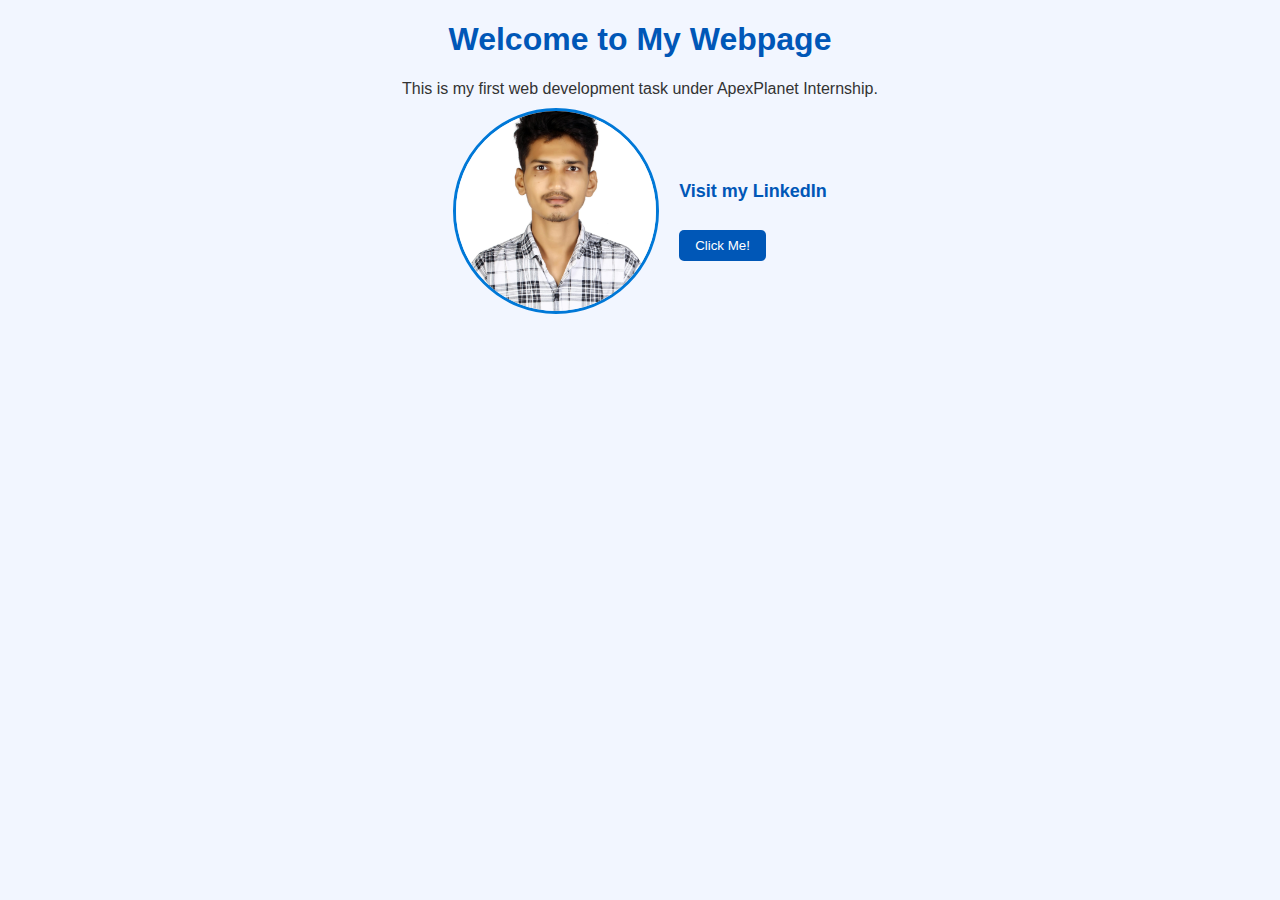
<file: task-1/index.html>
<!DOCTYPE html>
<html lang="en">
<head>
  <meta charset="UTF-8">
  <meta name="viewport" content="width=device-width, initial-scale=1.0">
  <title>My Webpage</title>
  <link rel="stylesheet" href="style.css">
</head>
<body>
  <h1>Welcome to My Webpage</h1>
  <p>This is my first web development task under ApexPlanet Internship.</p>

  <div class="profile-section">
    <img src="image.jpg" alt="Anmol Chauhan">
    <div class="info">
      <a href="https://www.linkedin.com/in/anmol-chauhan-baa117279" target="_blank" class="linkedin">Visit my LinkedIn</a>
      <br>
      <button onclick="showMessage()">Click Me!</button>
    </div>
  </div>
  <script src="script.js"></script>
</body>
</html>
</file>
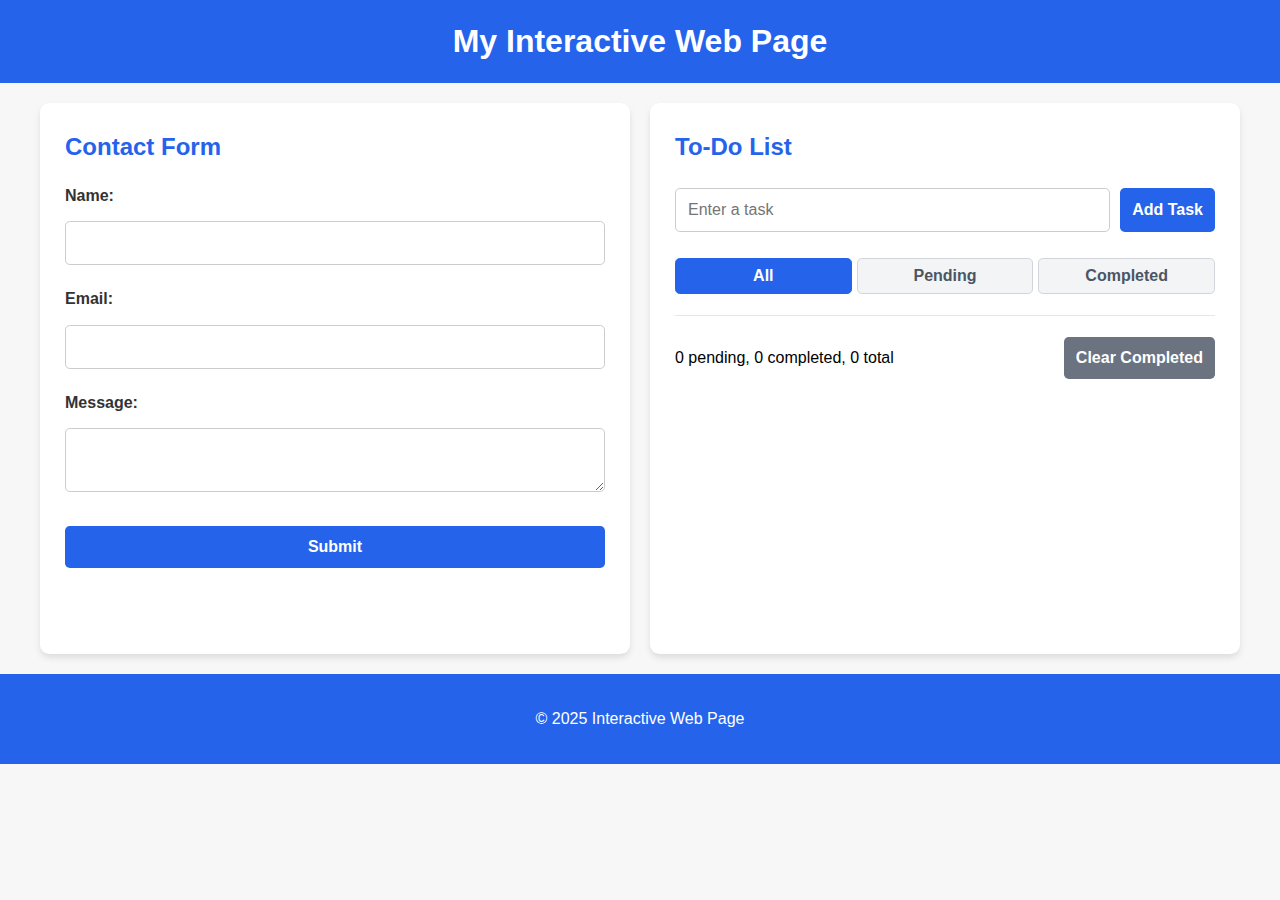
<file: task-2/index.html>
<!DOCTYPE html>
<html lang="en">
<head>
    <meta charset="UTF-8">
    <meta name="viewport" content="width=device-width, initial-scale=1.0">
    <title>Enhanced Contact Form & To-Do List</title>
    <link rel="stylesheet" href="style.css">
</head>
<body>
    <header>
        <h1>My Interactive Web Page</h1>
    </header>

    <main class="container">
        <section class="contact-form">
            <h2>Contact Form</h2>
            <form id="contactForm">
                <div class="form-group">
                    <label for="name">Name:</label>
                    <input type="text" id="name" name="name" required>
                    <span class="error-message" id="nameError"></span>
                </div>

                <div class="form-group">
                    <label for="email">Email:</label>
                    <input type="email" id="email" name="email" required>
                    <span class="error-message" id="emailError"></span>
                </div>

                <div class="form-group">
                    <label for="message">Message:</label>
                    <textarea id="message" name="message" required></textarea>
                    <span class="error-message" id="messageError"></span>
                </div>

                <button type="submit" id="submitBtn">Submit</button>
            </form>
            <p id="formMessage"></p>
        </section>
        
        <section class="todo-list">
            <h2>To-Do List</h2>
            <div class="task-input-container">
                <input type="text" id="taskInput" placeholder="Enter a task">
                <button id="addTaskBtn">Add Task</button>
            </div>
            <div class="task-filters">
                <button class="filter-btn active" data-filter="all">All</button>
                <button class="filter-btn" data-filter="pending">Pending</button>
                <button class="filter-btn" data-filter="completed">Completed</button>
            </div>
            <ul id="taskList"></ul>
            <div class="task-stats">
                <span id="taskCount">0 tasks</span>
                <button id="clearCompletedBtn">Clear Completed</button>
            </div>
        </section>
    </main>

    <footer>
        <p>&copy; 2025 Interactive Web Page</p>
    </footer>

    <script src="script.js"></script>
</body>
</html>
</file>
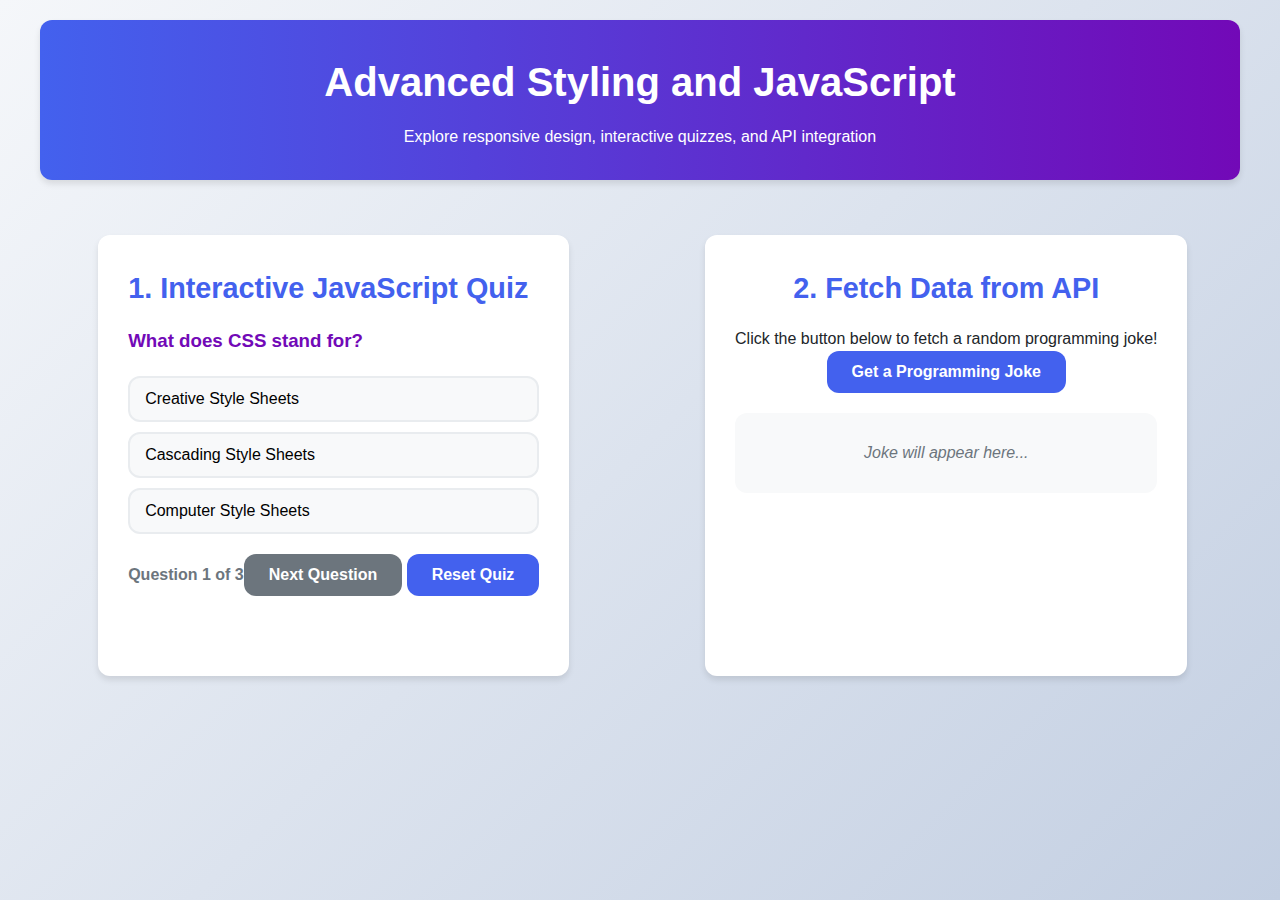
<file: task-3/index.html>
<!DOCTYPE html>
<html lang="en">
<head>
  <meta charset="UTF-8">
  <meta name="viewport" content="width=device-width, initial-scale=1.0">
  <title>Advanced Styling and JavaScript</title>
  <link href="style.css" rel="stylesheet">
</head>
<body>
  <div class="container">
    <header>
      <h1>Advanced Styling and JavaScript</h1>
      <p>Explore responsive design, interactive quizzes, and API integration</p>
    </header>

    <div class="boxes-container">

      <section id="quiz-section" class="box">
        <h2>1. Interactive JavaScript Quiz</h2>
        <div id="quiz-box">
          <h3 id="question">Question will appear here</h3>
          <div id="answers"></div>
          <div id="quiz-controls">
            <span id="progress">Question 1 of 3</span>
            <div>
              <button id="nextBtn" class="btn">Next Question</button>
              <button id="resetBtn" class="btn">Reset Quiz</button>
            </div>
          </div>
          <p id="result"></p>
        </div>
      </section>

      <section id="api-section" class="box">
        <h2>2. Fetch Data from API</h2>
        <p>Click the button below to fetch a random programming joke!</p>
        <button id="getJoke" class="btn">Get a Programming Joke</button>
        <p id="joke" class="loading">Joke will appear here...</p>
      </section>
    </div>
  </div>
  <script src="script.js"></script>
</body>
</html>
</file>
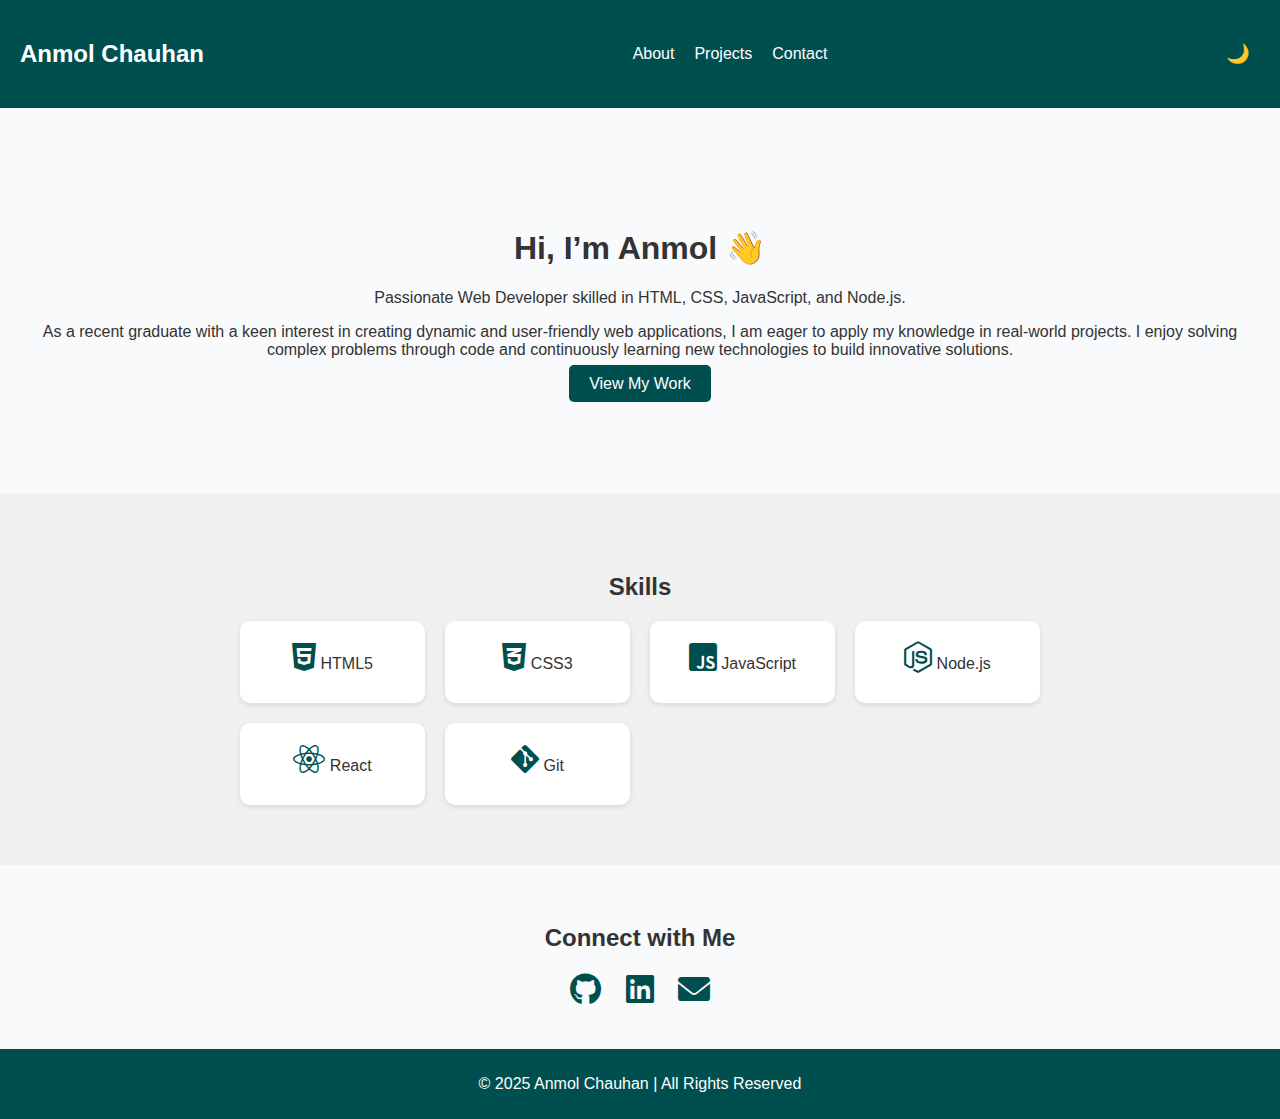
<file: task-4/portfolio/index.html>
<!DOCTYPE html>
<html lang="en">
<head>
  <meta charset="UTF-8">
  <meta name="viewport" content="width=device-width, initial-scale=1.0">
  <title>Anmol Chauhan | Portfolio</title>
  <meta name="description" content="Portfolio of Anmol Chauhan, a passionate web developer skilled in HTML, CSS, JavaScript, and Node.js.">
  <meta name="keywords" content="web developer, portfolio, HTML, CSS, JavaScript, Node.js">
  <meta name="author" content="Anmol Chauhan">
  <link rel="icon" href="favicon.ico" type="image/x-icon">
  <link rel="stylesheet" href="https://cdnjs.cloudflare.com/ajax/libs/font-awesome/6.0.0/css/all.min.css">
  <link rel="stylesheet" href="style.css">
</head>
<body>
  <header>
    <nav>
      <h2 class="logo">Anmol Chauhan</h2>
      <ul class="nav-links">
        <li><a href="index.html">About</a></li>
        <li><a href="projects.html">Projects</a></li>
        <li><a href="contact.html">Contact</a></li>
      </ul>
      <button id="dark-mode-toggle" title="Toggle Dark Mode">🌙</button>
    </nav>
  </header>

  <section class="about">
    <h1>Hi, I’m Anmol 👋</h1>
    <p>Passionate Web Developer skilled in HTML, CSS, JavaScript, and Node.js.</p>
    <p>As a recent graduate with a keen interest in creating dynamic and user-friendly web applications, I am eager to apply my knowledge in real-world projects. I enjoy solving complex problems through code and continuously learning new technologies to build innovative solutions.</p>
    <a href="projects.html" class="btn">View My Work</a>
  </section>

  <section class="skills">
    <h2>Skills</h2>
    <div class="skills-grid">
      <div class="skill"><i class="fab fa-html5"></i> HTML5</div>
      <div class="skill"><i class="fab fa-css3-alt"></i> CSS3</div>
      <div class="skill"><i class="fab fa-js-square"></i> JavaScript</div>
      <div class="skill"><i class="fab fa-node-js"></i> Node.js</div>
      <div class="skill"><i class="fab fa-react"></i> React</div>
      <div class="skill"><i class="fab fa-git-alt"></i> Git</div>
    </div>
  </section>



  <section class="social-links">
    <h2>Connect with Me</h2>
    <a href="https://github.com/ANMOLCR7" target="_blank" rel="noopener noreferrer" title="Visit GitHub Profile"><i class="fab fa-github"></i></a>
    <a href="https://linkedin.com/in/anmol-chauhan-baa117279" target="_blank" rel="noopener noreferrer" title="Visit LinkedIn Profile"><i class="fab fa-linkedin"></i></a>
    <a href="mailto:anmolrchauhan@gmail.com" title="Send Email"><i class="fas fa-envelope"></i></a>
  </section>

  <footer>
    <p>© 2025 Anmol Chauhan | All Rights Reserved</p>
  </footer>

  <script src="script.js"></script>
</body>
</html>
</file>
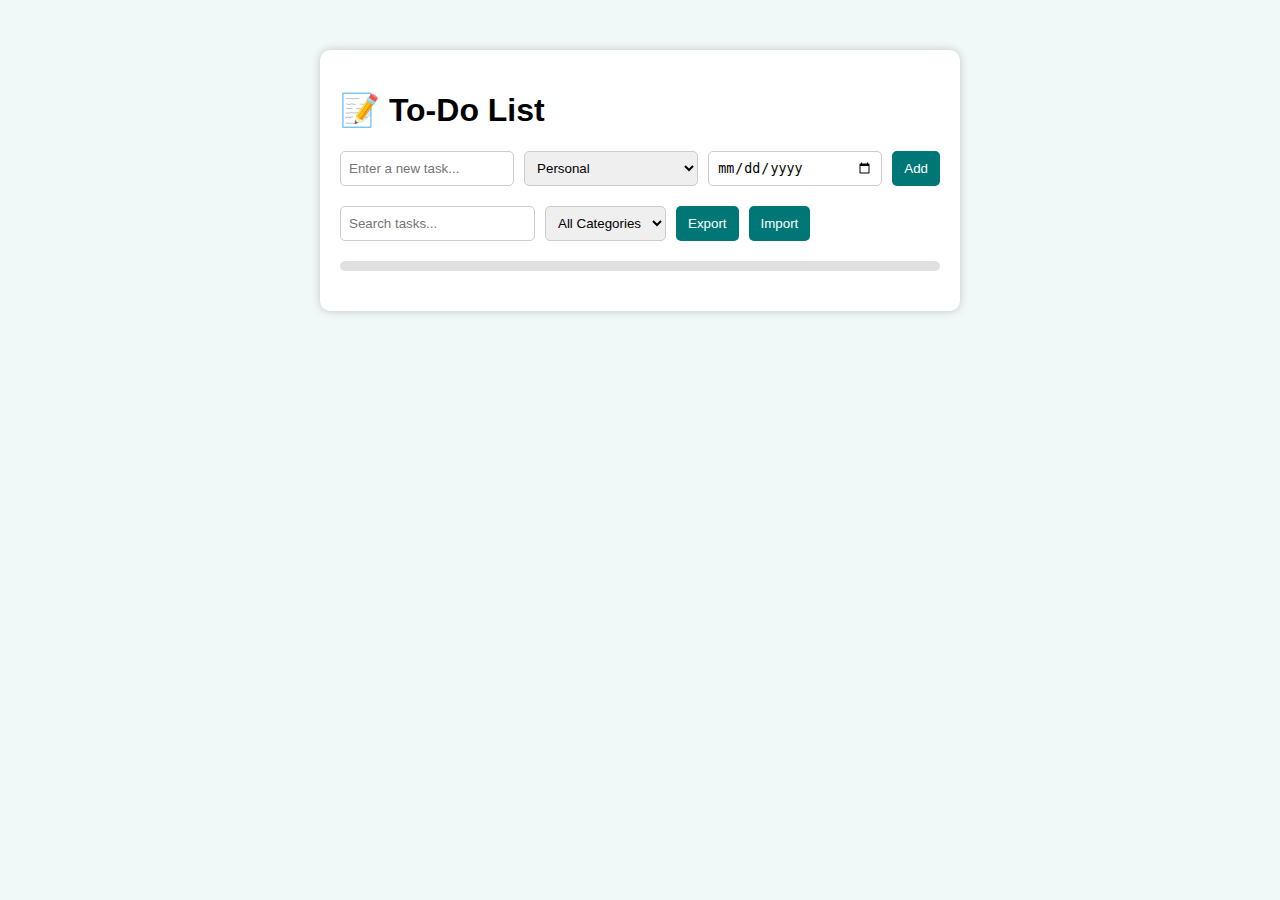
<file: task-4/todo-app/index.html>
<!DOCTYPE html>
<html lang="en">
<head>
  <meta charset="UTF-8">
  <meta name="viewport" content="width=device-width, initial-scale=1.0">
  <title>To-Do List</title>
  <meta name="description" content="A feature-rich to-do list app with categories, due dates, and local storage.">
  <link rel="icon" href="../portfolio/favicon.ico" type="image/x-icon">
  <link rel="stylesheet" href="https://cdnjs.cloudflare.com/ajax/libs/font-awesome/6.0.0/css/all.min.css">
  <link rel="stylesheet" href="style.css">
</head>
<body>
  <div class="container">
    <h1>📝 To-Do List</h1>
    <div class="input-section">
      <label for="task-input" class="sr-only">Task input</label>
      <input type="text" id="task-input" placeholder="Enter a new task...">
      <label for="category-select" class="sr-only">Category</label>
      <select id="category-select">
        <option value="personal">Personal</option>
        <option value="work">Work</option>
        <option value="shopping">Shopping</option>
      </select>
      <label for="due-date" class="sr-only">Due date</label>
      <input type="date" id="due-date">
      <button id="add-btn" title="Add new task">Add</button>
    </div>
    <div class="filters">
      <label for="search-input" class="sr-only">Search tasks</label>
      <input type="text" id="search-input" placeholder="Search tasks...">
      <label for="filter-category" class="sr-only">Filter by category</label>
      <select id="filter-category">
        <option value="all">All Categories</option>
        <option value="personal">Personal</option>
        <option value="work">Work</option>
        <option value="shopping">Shopping</option>
      </select>
      <button id="export-btn" title="Export tasks to JSON file">Export</button>
      <input type="file" id="import-file" accept=".json" class="hidden" title="Select JSON file to import tasks" aria-label="Import tasks from JSON file">
      <button id="import-btn" title="Import tasks from JSON file">Import</button>
    </div>
    <div class="progress-bar">
      <div id="progress-fill"></div>
    </div>
    <ul id="task-list"></ul>
  </div>
  <script src="script.js"></script>
</body>
</html>
</file>
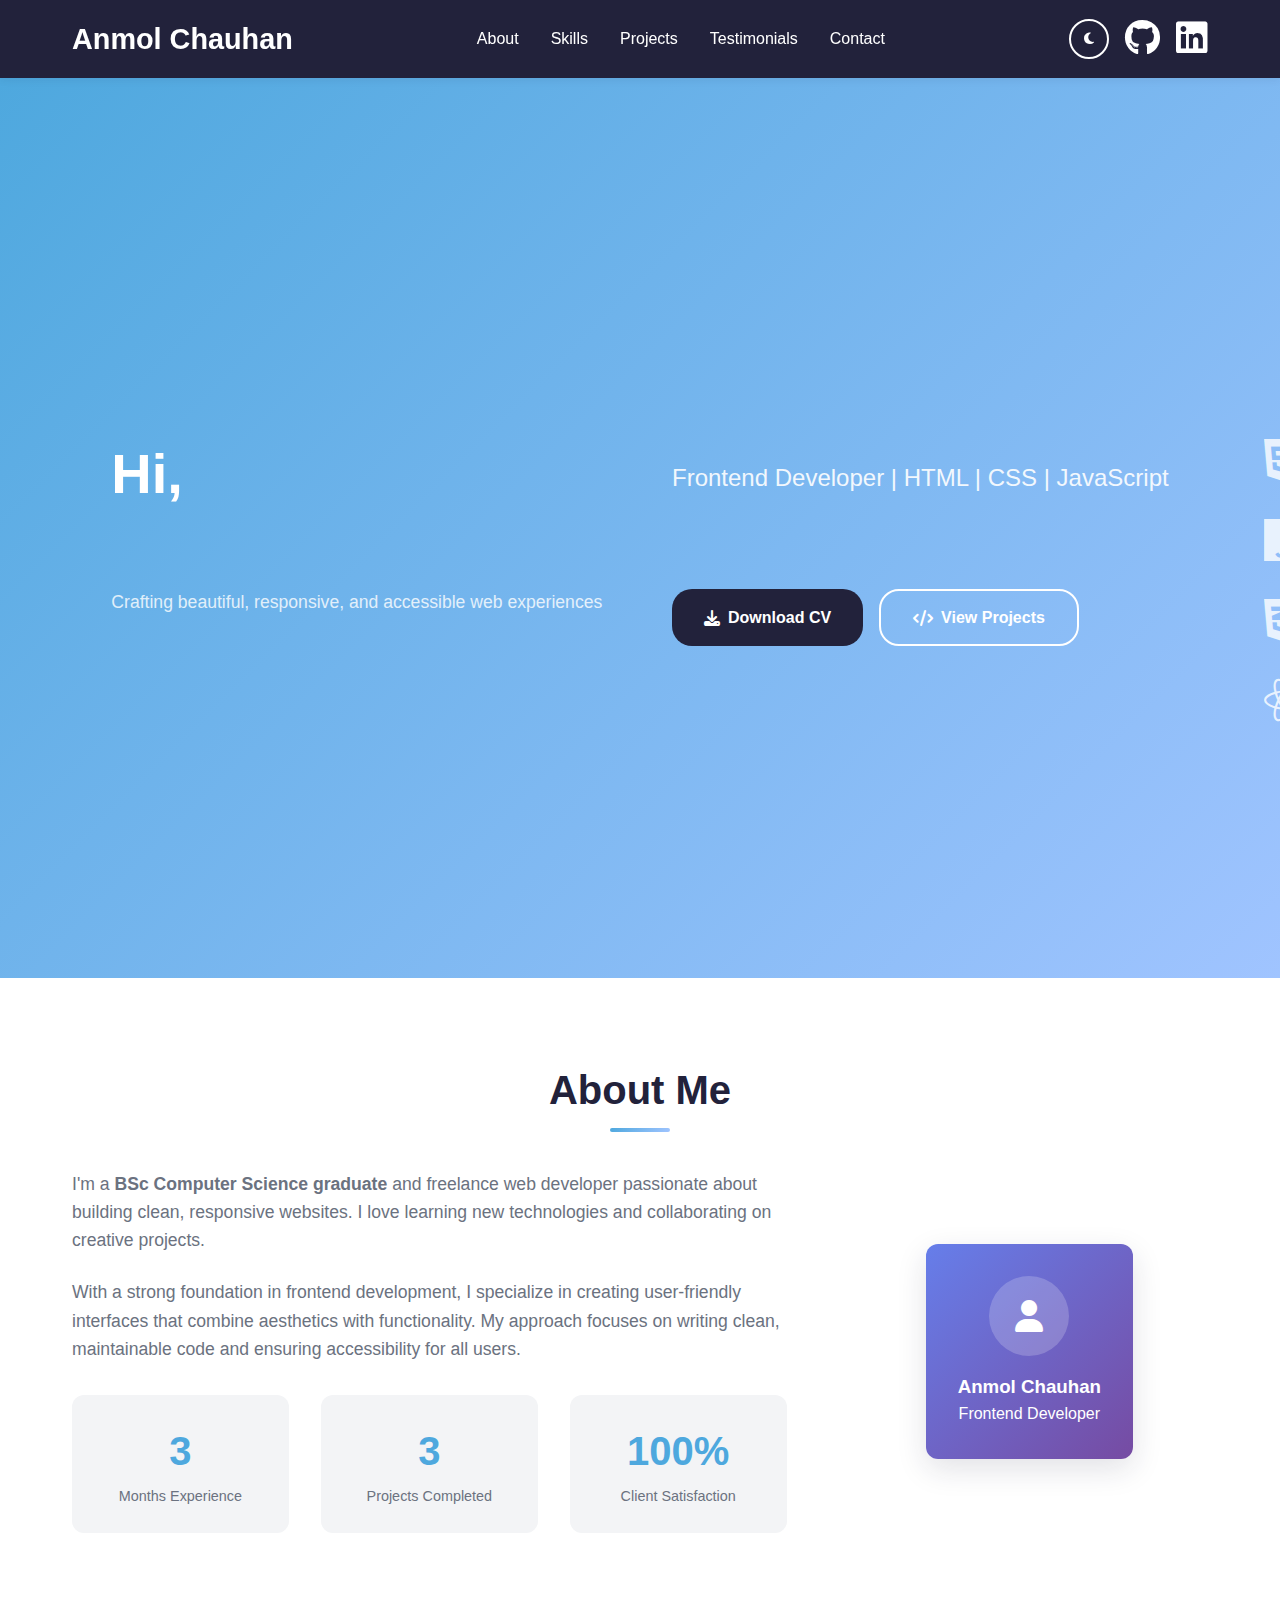
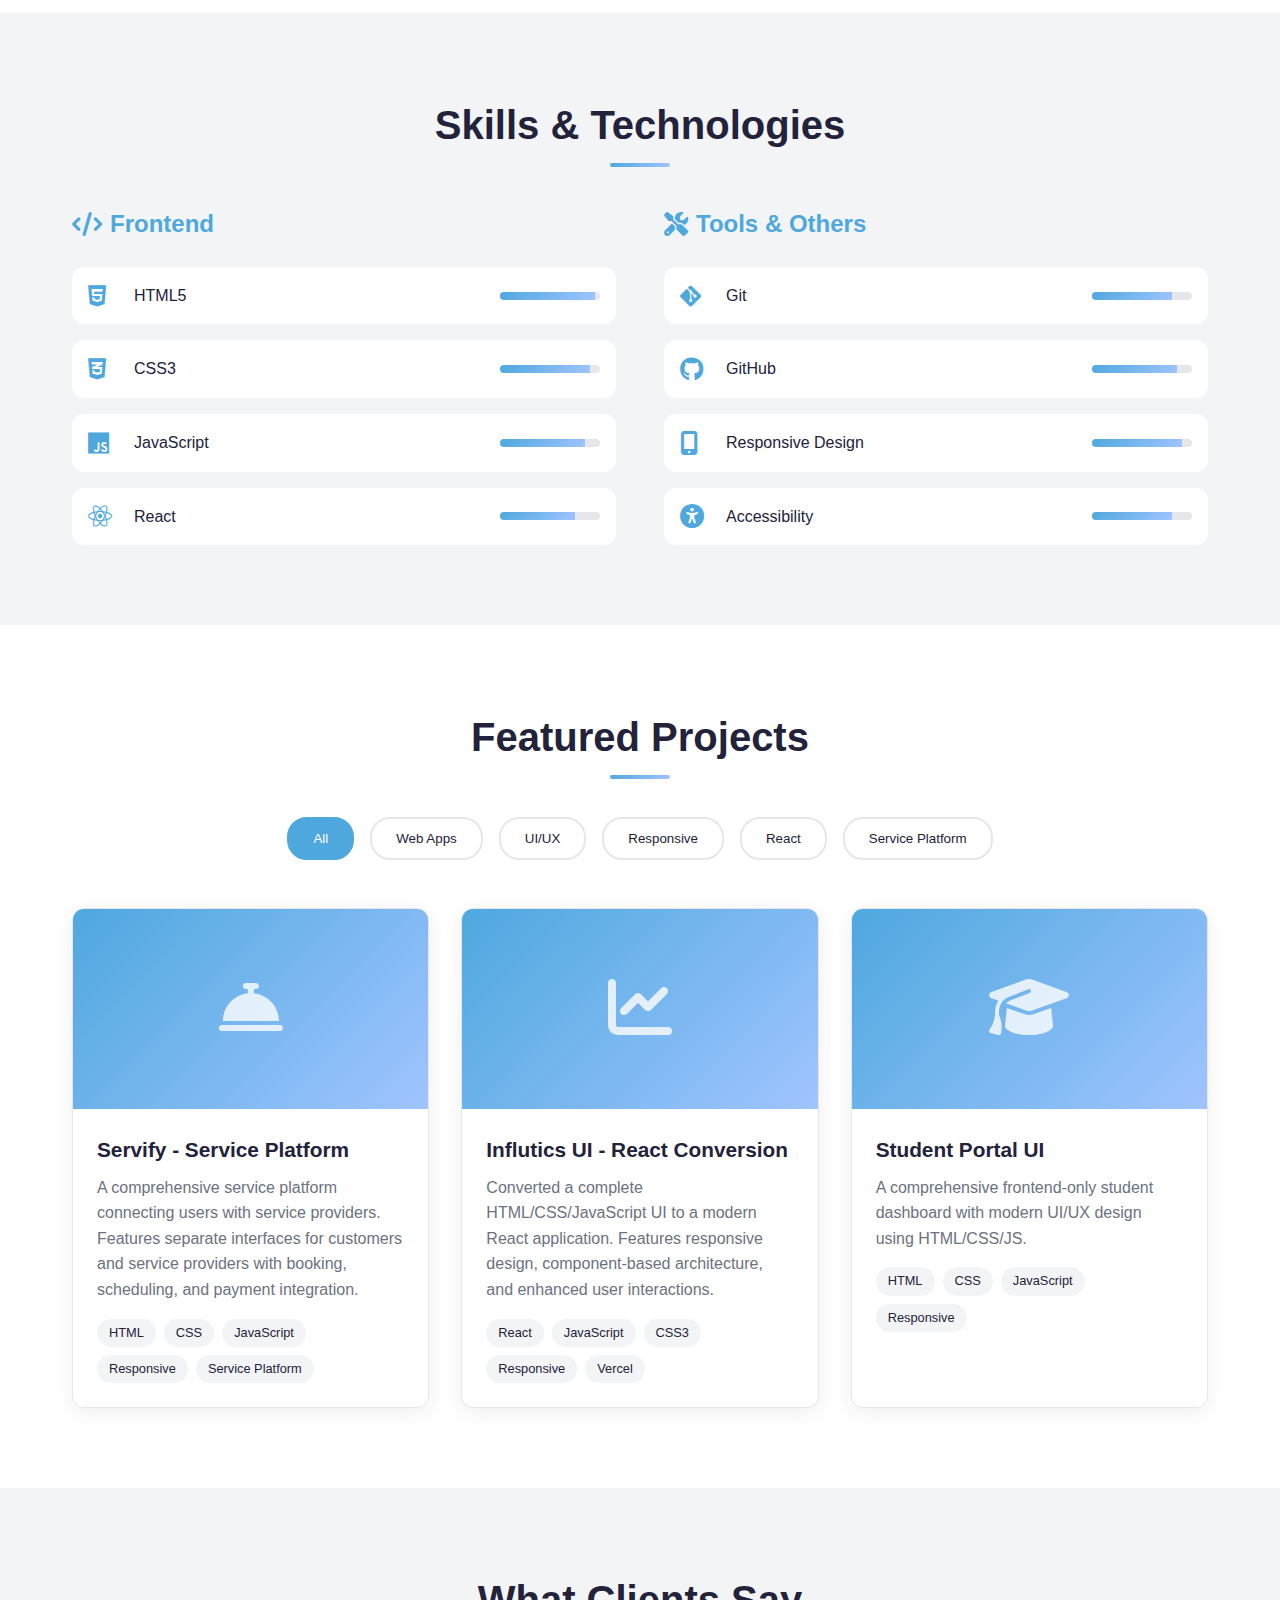
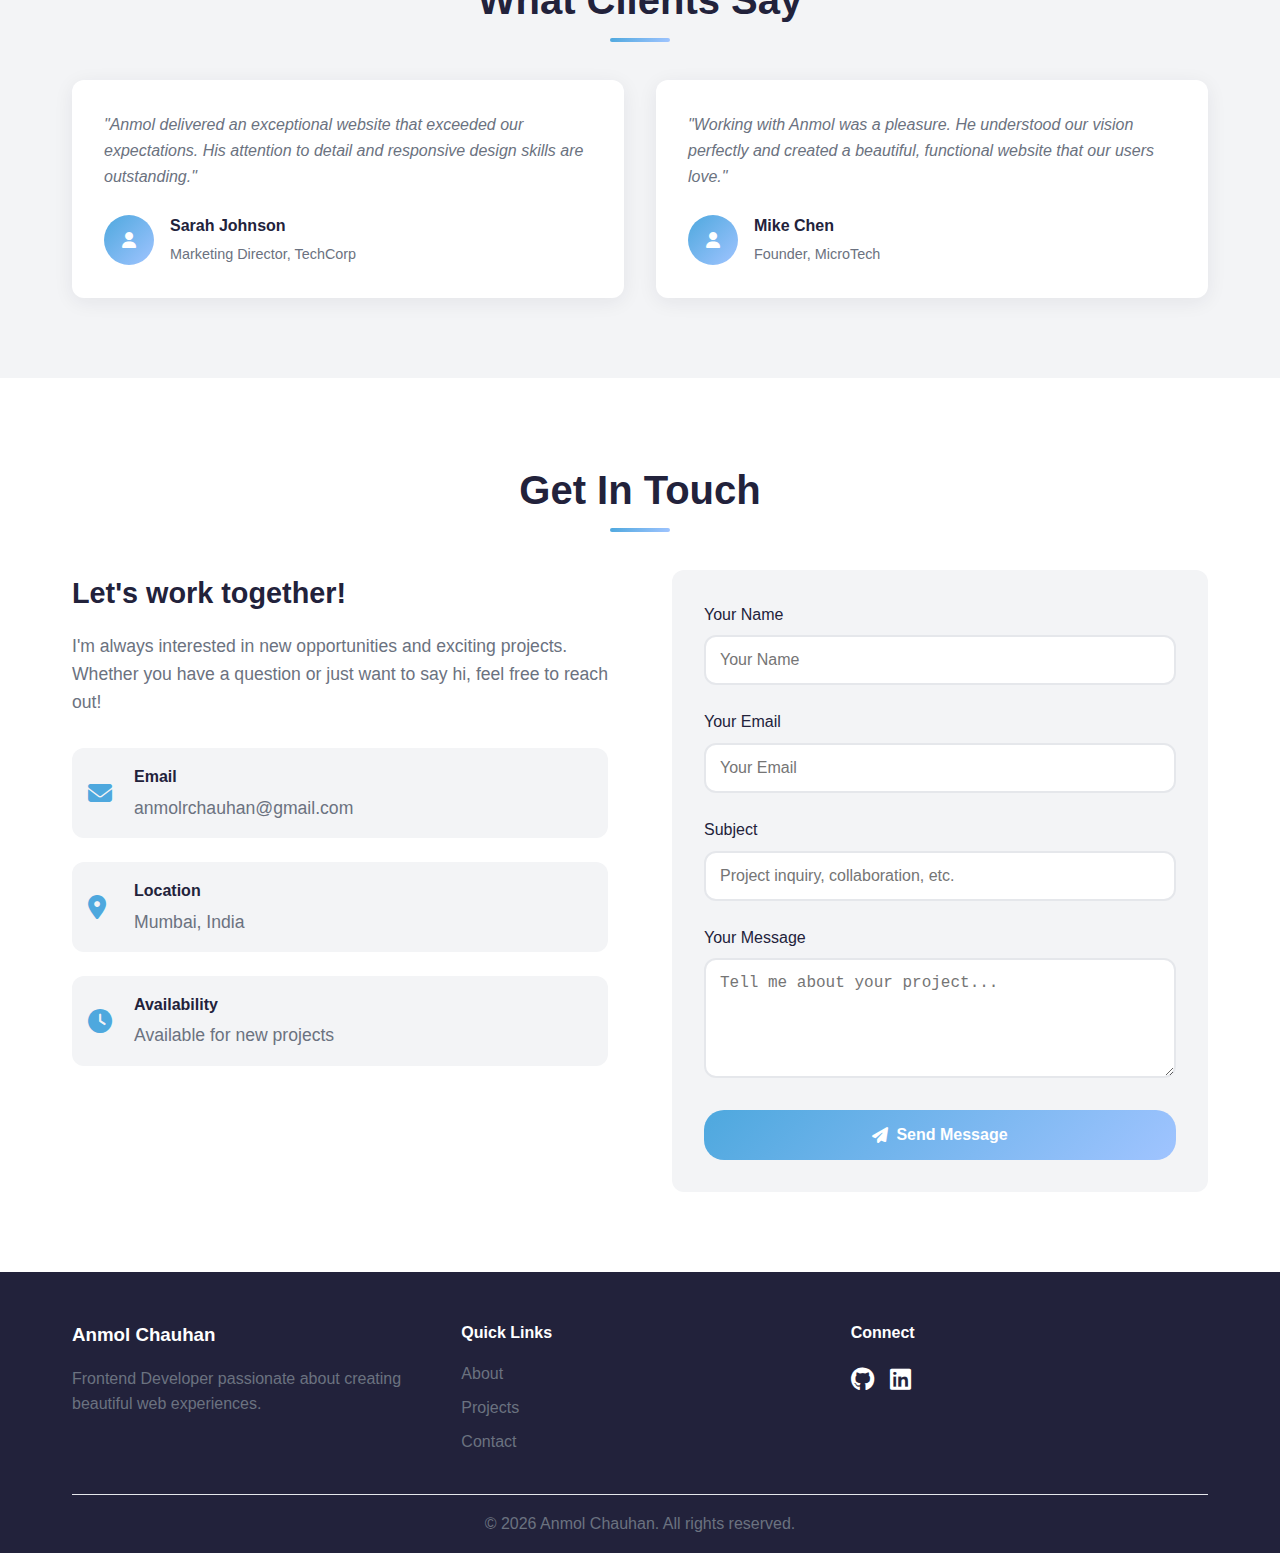
<file: task-5/portfolio-main/index.html>
<!DOCTYPE html>
<html lang="en">
<head>
  <meta charset="UTF-8" />
  <meta name="viewport" content="width=device-width, initial-scale=1.0" />
  <title>Anmol Chauhan | Portfolio</title>
  <meta name="description" content="Portfolio of Anmol Chauhan, a frontend developer specializing in HTML, CSS, and JavaScript. View projects, skills, and contact information." />
  <meta name="keywords" content="frontend developer, web developer, HTML, CSS, JavaScript, portfolio, responsive design" />
  <meta name="author" content="Anmol Chauhan" />
  
  <!-- Performance Optimizations -->
  <link rel="preload" href="style.min.css" as="style">
  <link rel="preload" href="https://cdnjs.cloudflare.com/ajax/libs/font-awesome/6.5.0/css/all.min.css" as="style">
  
  <!-- Stylesheets -->
  <link rel="stylesheet" href="style.min.css" />
  <link rel="stylesheet" href="https://cdnjs.cloudflare.com/ajax/libs/font-awesome/6.5.0/css/all.min.css" />
  <link rel="icon" href="favicon.ico" />
  
  <!-- Critical CSS for above-the-fold content -->
  <style>
    header, #hero { 
      opacity: 1;
      transition: opacity 0.3s ease;
    }
    .loading {
      opacity: 0;
    }
  </style>
</head>
<body>
  <header>
    <nav aria-label="Main Navigation">
      <div class="nav-left">
        <h1>Anmol Chauhan</h1>
      </div>
      <ul class="nav-center">
        <li><a href="#about" aria-label="About section">About</a></li>
        <li><a href="#skills" aria-label="Skills section">Skills</a></li>
        <li><a href="#projects" aria-label="Projects section">Projects</a></li>
        <li><a href="#testimonials" aria-label="Testimonials section">Testimonials</a></li>
        <li><a href="#contact" aria-label="Contact section">Contact</a></li>
      </ul>
      <div class="nav-right">
        <button id="themeToggle" aria-label="Toggle dark mode" title="Toggle theme">
          <i class="fas fa-moon"></i>
        </button>
        <div class="nav-social">
          <a href="https://github.com/ANMOLCR7" target="_blank" rel="noopener" aria-label="GitHub">
            <i class="fab fa-github fa-xl"></i>
          </a>
          <a href="https://linkedin.com/in/anmol-chauhan-baa117279" target="_blank" rel="noopener" aria-label="LinkedIn">
            <i class="fab fa-linkedin fa-xl"></i>
          </a>
        </div>
      </div>
    </nav>
  </header>

  <main id="main-content">
    <section id="hero" tabindex="0">
      <div class="hero-content">
        <h2 class="typing-text">Hi, I'm Anmol <span aria-label="waving hand">👋</span></h2>
        <p class="hero-subtitle">Frontend Developer | HTML | CSS | JavaScript</p>
        <p class="hero-description">Crafting beautiful, responsive, and accessible web experiences</p>
        <div class="hero-buttons">
          <a href="Anmol_Resume.pdf" class="btn btn-primary" download>
            <i class="fas fa-download"></i> Download CV
          </a>
          <a href="#projects" class="btn btn-secondary">
            <i class="fas fa-code"></i> View Projects
          </a>
        </div>
      </div>
      <div class="hero-visual">
        <div class="floating-elements">
          <div class="floating-icon" style="--delay: 0s"><i class="fab fa-html5"></i></div>
          <div class="floating-icon" style="--delay: 1s"><i class="fab fa-css3-alt"></i></div>
          <div class="floating-icon" style="--delay: 2s"><i class="fab fa-js"></i></div>
          <div class="floating-icon" style="--delay: 3s"><i class="fab fa-react"></i></div>
        </div>
      </div>
    </section>

    <section id="about">
      <div class="container">
        <h2 class="section-title">About Me</h2>
        <div class="about-content">
          <div class="about-text">
            <p>I'm a <strong>BSc Computer Science graduate</strong> and freelance web developer passionate about building clean, responsive websites. I love learning new technologies and collaborating on creative projects.</p>
            <p>With a strong foundation in frontend development, I specialize in creating user-friendly interfaces that combine aesthetics with functionality. My approach focuses on writing clean, maintainable code and ensuring accessibility for all users.</p>
            <div class="about-stats">
              <div class="stat">
                <span class="stat-number">3</span>
                <span class="stat-label">Months Experience</span>
              </div>
              <div class="stat">
                <span class="stat-number">3</span>
                <span class="stat-label">Projects Completed</span>
              </div>
              <div class="stat">
                <span class="stat-number">100%</span>
                <span class="stat-label">Client Satisfaction</span>
              </div>
            </div>
          </div>
          <div class="about-image">
            <div class="profile-card">
              <div class="profile-avatar">
                <i class="fas fa-user"></i>
              </div>
              <h3>Anmol Chauhan</h3>
              <p>Frontend Developer</p>
            </div>
          </div>
        </div>
      </div>
    </section>

    <section id="skills">
      <div class="container">
        <h2 class="section-title">Skills & Technologies</h2>
        <div class="skills-grid">
          <div class="skill-category">
            <h3><i class="fas fa-code"></i> Frontend</h3>
            <div class="skill-items">
              <div class="skill-item">
                <i class="fab fa-html5"></i>
                <span>HTML5</span>
                <div class="skill-level" data-level="95"></div>
              </div>
              <div class="skill-item">
                <i class="fab fa-css3-alt"></i>
                <span>CSS3</span>
                <div class="skill-level" data-level="90"></div>
              </div>
              <div class="skill-item">
                <i class="fab fa-js"></i>
                <span>JavaScript</span>
                <div class="skill-level" data-level="85"></div>
              </div>
              <div class="skill-item">
                <i class="fab fa-react"></i>
                <span>React</span>
                <div class="skill-level" data-level="75"></div>
              </div>
            </div>
          </div>
          <div class="skill-category">
            <h3><i class="fas fa-tools"></i> Tools & Others</h3>
            <div class="skill-items">
              <div class="skill-item">
                <i class="fab fa-git-alt"></i>
                <span>Git</span>
                <div class="skill-level" data-level="80"></div>
              </div>
              <div class="skill-item">
                <i class="fab fa-github"></i>
                <span>GitHub</span>
                <div class="skill-level" data-level="85"></div>
              </div>
              <div class="skill-item">
                <i class="fas fa-mobile-alt"></i>
                <span>Responsive Design</span>
                <div class="skill-level" data-level="90"></div>
              </div>
              <div class="skill-item">
                <i class="fas fa-universal-access"></i>
                <span>Accessibility</span>
                <div class="skill-level" data-level="80"></div>
              </div>
            </div>
          </div>
        </div>
      </div>
    </section>

    <section id="projects">
      <div class="container">
        <h2 class="section-title">Featured Projects</h2>
        <div class="project-filters">
          <button class="filter-btn active" data-filter="all">All</button>
          <button class="filter-btn" data-filter="web">Web Apps</button>
          <button class="filter-btn" data-filter="ui">UI/UX</button>
          <button class="filter-btn" data-filter="responsive">Responsive</button>
          <button class="filter-btn" data-filter="react">React</button>
          <button class="filter-btn" data-filter="service">Service Platform</button>
        </div>
        <div class="project-list">
          <article class="project-card" data-category="web responsive service">
            <div class="project-image">
              <div class="project-overlay">
                <div class="project-links">
                  <a href="https://github.com/ANMOLCR7/Servify.git" target="_blank" rel="noopener" aria-label="View Servify code">
                    <i class="fab fa-github"></i>
                  </a>
                  <a href="#" aria-label="Live demo coming soon">
                    <i class="fas fa-external-link-alt"></i>
                  </a>
                </div>
              </div>
              <div class="project-placeholder">
                <i class="fas fa-concierge-bell"></i>
              </div>
            </div>
            <div class="project-content">
              <h3>Servify - Service Platform</h3>
              <p>A comprehensive service platform connecting users with service providers. Features separate interfaces for customers and service providers with booking, scheduling, and payment integration.</p>
              <div class="project-tech">
                <span class="tech-tag">HTML</span>
                <span class="tech-tag">CSS</span>
                <span class="tech-tag">JavaScript</span>
                <span class="tech-tag">Responsive</span>
                <span class="tech-tag">Service Platform</span>
              </div>
            </div>
          </article>
          
          <article class="project-card" data-category="web responsive react ui">
            <div class="project-image">
              <div class="project-overlay">
                <div class="project-links">
                  <a href="https://github.com/ANMOLCR7/influtics-ui.git" target="_blank" rel="noopener" aria-label="View Influtics UI code">
                    <i class="fab fa-github"></i>
                  </a>
                  <a href="https://influtics-ui.vercel.app/" target="_blank" rel="noopener" aria-label="View Influtics UI live demo">
                    <i class="fas fa-external-link-alt"></i>
                  </a>
                </div>
              </div>
              <div class="project-placeholder">
                <i class="fas fa-chart-line"></i>
              </div>
            </div>
            <div class="project-content">
              <h3>Influtics UI - React Conversion</h3>
              <p>Converted a complete HTML/CSS/JavaScript UI to a modern React application. Features responsive design, component-based architecture, and enhanced user interactions.</p>
              <div class="project-tech">
                <span class="tech-tag">React</span>
                <span class="tech-tag">JavaScript</span>
                <span class="tech-tag">CSS3</span>
                <span class="tech-tag">Responsive</span>
                <span class="tech-tag">Vercel</span>
              </div>
            </div>
          </article>
          
          <article class="project-card" data-category="web responsive">
            <div class="project-image">
              <div class="project-overlay">
                <div class="project-links">
                  <a href="https://github.com/ANMOLCR7/Financial-And-Book-Aid/blob/main/FABA-Student/Dashboard.html" target="_blank" rel="noopener" aria-label="View Student Portal code">
                    <i class="fab fa-github"></i>
                  </a>
                  <a href="#" aria-label="Live demo coming soon">
                    <i class="fas fa-external-link-alt"></i>
                  </a>
                </div>
              </div>
              <div class="project-placeholder">
                <i class="fas fa-graduation-cap"></i>
              </div>
            </div>
            <div class="project-content">
              <h3>Student Portal UI</h3>
              <p>A comprehensive frontend-only student dashboard with modern UI/UX design using HTML/CSS/JS.</p>
              <div class="project-tech">
                <span class="tech-tag">HTML</span>
                <span class="tech-tag">CSS</span>
                <span class="tech-tag">JavaScript</span>
                <span class="tech-tag">Responsive</span>
              </div>
            </div>
          </article>
        </div>
      </div>
    </section>

    <section id="testimonials">
      <div class="container">
        <h2 class="section-title">What Clients Say</h2>
        <div class="testimonials-grid">
          <div class="testimonial-card">
            <div class="testimonial-content">
              <p>"Anmol delivered an exceptional website that exceeded our expectations. His attention to detail and responsive design skills are outstanding."</p>
            </div>
            <div class="testimonial-author">
              <div class="author-avatar">
                <i class="fas fa-user"></i>
              </div>
              <div class="author-info">
                <h4>Sarah Johnson</h4>
                <p>Marketing Director, TechCorp</p>
              </div>
            </div>
          </div>
          
          <div class="testimonial-card">
            <div class="testimonial-content">
              <p>"Working with Anmol was a pleasure. He understood our vision perfectly and created a beautiful, functional website that our users love."</p>
            </div>
            <div class="testimonial-author">
              <div class="author-avatar">
                <i class="fas fa-user"></i>
              </div>
              <div class="author-info">
                <h4>Mike Chen</h4>
                <p>Founder, MicroTech</p>
              </div>
            </div>
          </div>
        </div>
      </div>
    </section>

    <section id="contact">
      <div class="container">
        <h2 class="section-title">Get In Touch</h2>
        <div class="contact-content">
          <div class="contact-info">
            <h3>Let's work together!</h3>
            <p>I'm always interested in new opportunities and exciting projects. Whether you have a question or just want to say hi, feel free to reach out!</p>
            <div class="contact-methods">
              <div class="contact-method">
                <i class="fas fa-envelope"></i>
                <div>
                  <h4>Email</h4>
                  <p>anmolrchauhan@gmail.com</p>
                </div>
              </div>
              <div class="contact-method">
                <i class="fas fa-map-marker-alt"></i>
                <div>
                  <h4>Location</h4>
                  <p>Mumbai, India</p>
                </div>
              </div>
              <div class="contact-method">
                <i class="fas fa-clock"></i>
                <div>
                  <h4>Availability</h4>
                  <p>Available for new projects</p>
                </div>
              </div>
            </div>
          </div>
          <form action="https://formspree.io/f/xovwlzdv" method="POST" aria-label="Contact form" autocomplete="on" class="contact-form">
            <div class="form-group">
              <label for="name">Your Name</label>
              <input id="name" name="name" type="text" placeholder="Your Name" required />
            </div>

            <div class="form-group">
              <label for="email">Your Email</label>
              <input id="email" name="email" type="email" placeholder="Your Email" required />
            </div>

            <div class="form-group">
              <label for="subject">Subject</label>
              <input id="subject" name="subject" type="text" placeholder="Project inquiry, collaboration, etc." required />
            </div>

            <div class="form-group">
              <label for="message">Your Message</label>
              <textarea id="message" name="message" placeholder="Tell me about your project..." required></textarea>
            </div>

            <input type="text" name="_gotcha" style="display: none;" />

            <button type="submit" class="submit-btn">
              <i class="fas fa-paper-plane"></i>
              Send Message
            </button>
          </form>
        </div>
      </div>
    </section>
  </main>

  <button id="scrollTopBtn" aria-label="Scroll to top" title="Scroll to top">
    <i class="fas fa-arrow-up"></i>
  </button>

  <footer>
    <div class="container">
      <div class="footer-content">
        <div class="footer-section">
          <h3>Anmol Chauhan</h3>
          <p>Frontend Developer passionate about creating beautiful web experiences.</p>
        </div>
        <div class="footer-section">
          <h4>Quick Links</h4>
          <ul>
            <li><a href="#about">About</a></li>
            <li><a href="#projects">Projects</a></li>
            <li><a href="#contact">Contact</a></li>
          </ul>
        </div>
        <div class="footer-section">
          <h4>Connect</h4>
          <div class="footer-social">
            <a href="https://github.com/ANMOLCR7" target="_blank" rel="noopener" aria-label="GitHub">
              <i class="fab fa-github"></i>
            </a>
            <a href="https://linkedin.com/in/anmol-chauhan-baa117279" target="_blank" rel="noopener" aria-label="LinkedIn">
              <i class="fab fa-linkedin"></i>
            </a>
          </div>
        </div>
      </div>
      <div class="footer-bottom">
        <p>© <span id="current-year">2025</span> Anmol Chauhan. All rights reserved.</p>
      </div>
    </div>
  </footer>

  <!-- Performance monitoring -->
  <script>
    // Set current year in footer
    document.getElementById('current-year').textContent = new Date().getFullYear();
    
    // Performance monitoring
    window.addEventListener('load', function() {
      const loadTime = performance.timing.loadEventEnd - performance.timing.navigationStart;
      console.log(`Portfolio loaded in: ${loadTime}ms`);
    });
  </script>

  <script src="script.min.js"></script>
</body>
</html>
</file>
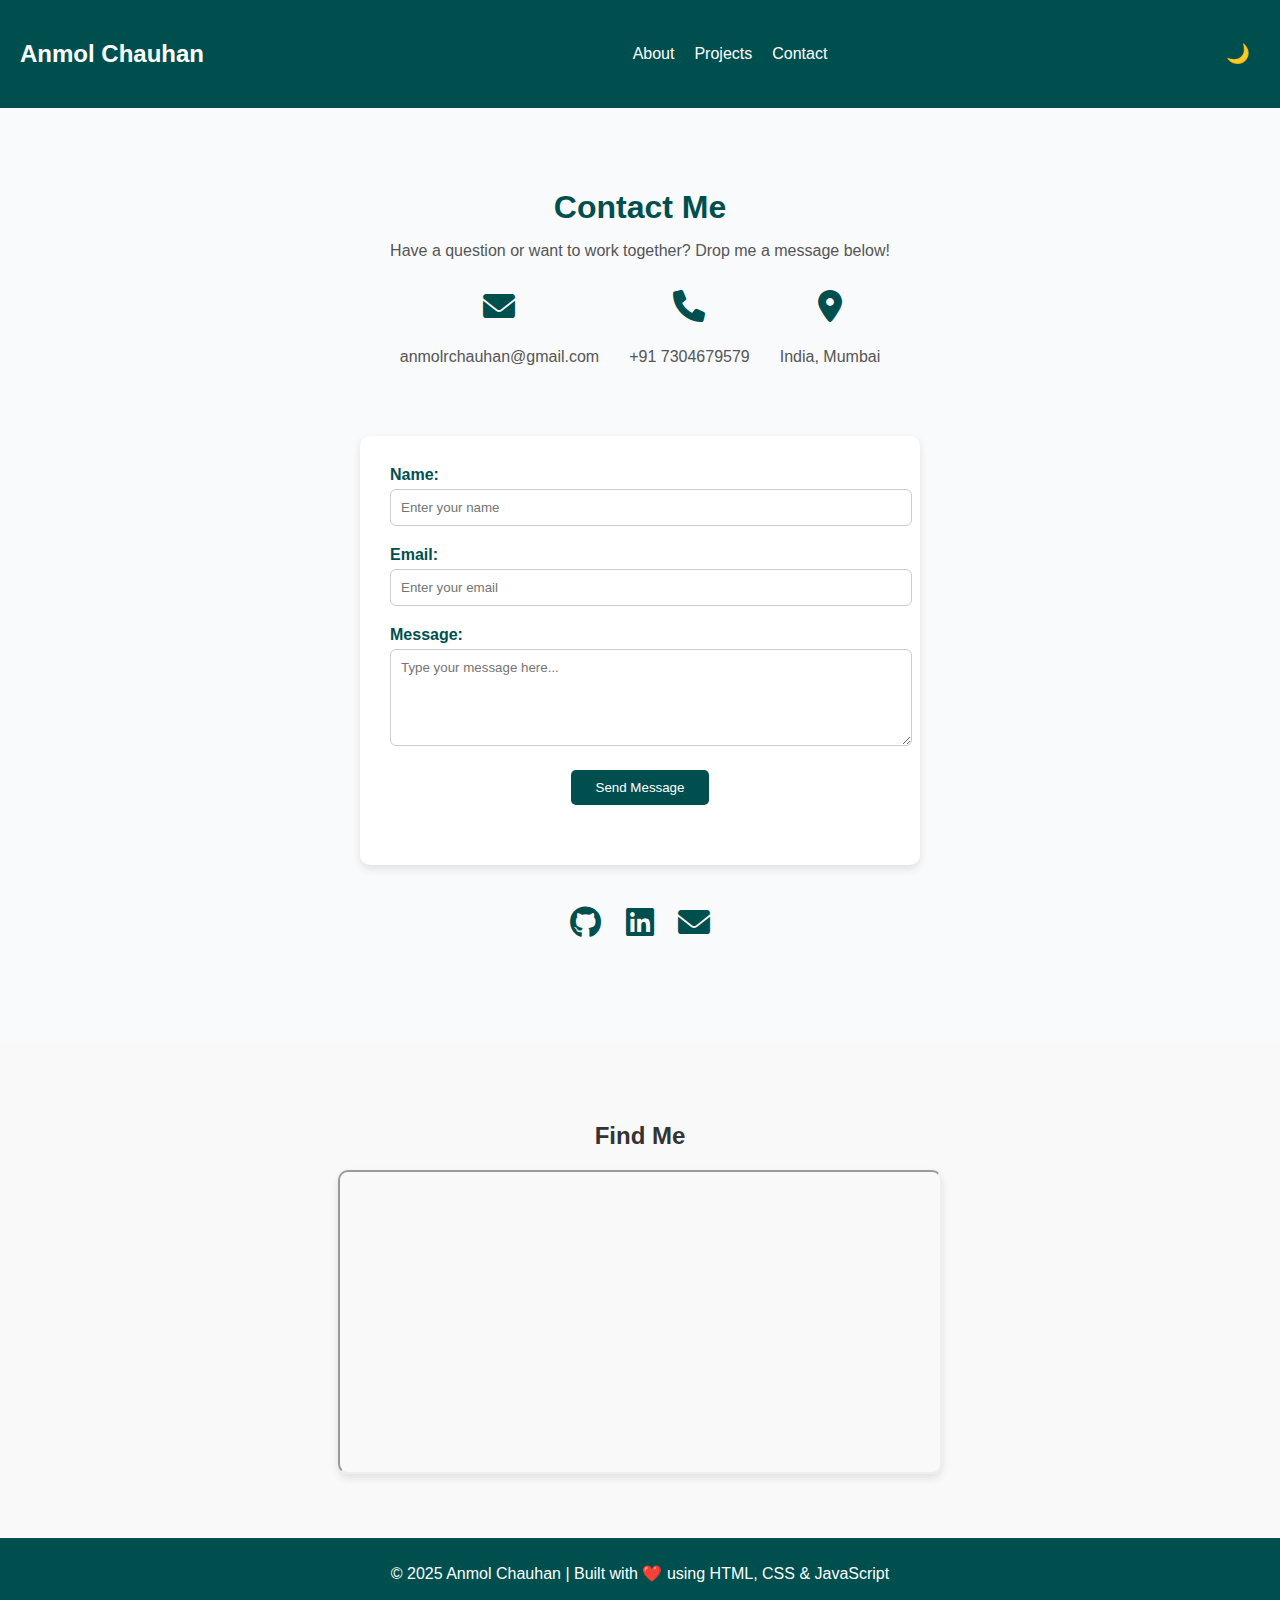
<file: task-4/portfolio/contact.html>
<!DOCTYPE html>
<html lang="en">
<head>
  <meta charset="UTF-8">
  <meta name="viewport" content="width=device-width, initial-scale=1.0">
  <title>Contact | Anmol Chauhan</title>
  <meta name="description" content="Contact Anmol Chauhan for web development projects and collaborations.">
  <link rel="icon" href="favicon.ico" type="image/x-icon">
  <link rel="stylesheet" href="https://cdnjs.cloudflare.com/ajax/libs/font-awesome/6.0.0/css/all.min.css">
  <link rel="stylesheet" href="style.css">
</head>
<body>
  <header>
    <nav>
      <h2 class="logo">Anmol Chauhan</h2>
      <ul class="nav-links">
        <li><a href="index.html">About</a></li>
        <li><a href="projects.html">Projects</a></li>
        <li><a href="contact.html" class="active">Contact</a></li>
      </ul>
      <button id="dark-mode-toggle" title="Toggle Dark Mode">🌙</button>
    </nav>
  </header>

  <section class="contact-section">
    <h1>Contact Me</h1>
    <p>Have a question or want to work together? Drop me a message below!</p>

    <div class="contact-info">
      <div class="info-item">
        <i class="fas fa-envelope"></i>
        <p>anmolrchauhan@gmail.com</p>
      </div>
      <div class="info-item">
        <i class="fas fa-phone"></i>
        <p>+91 7304679579</p>
      </div>
      <div class="info-item">
        <i class="fas fa-map-marker-alt"></i>
        <p>India, Mumbai</p>
      </div>
    </div>

    <form id="contact-form">
      <div class="form-group">
        <label for="name">Name:</label>
        <input type="text" id="name" placeholder="Enter your name" required>
      </div>

      <div class="form-group">
        <label for="email">Email:</label>
        <input type="email" id="email" placeholder="Enter your email" required>
      </div>

      <div class="form-group">
        <label for="message">Message:</label>
        <textarea id="message" rows="5" placeholder="Type your message here..." required></textarea>
      </div>

      <label for="honeypot" class="sr-only">Leave this field empty</label>
      <input type="text" id="honeypot" name="honeypot" class="sr-only">
      <button type="submit" class="btn">Send Message</button>
      <p id="status"></p>
    </form>

    <div class="social-links">
      <a href="https://github.com/anmolchauhan" target="_blank" rel="noopener noreferrer" title="Visit GitHub Profile"><i class="fab fa-github"></i></a>
      <a href="https://linkedin.com/in/anmolchauhan" target="_blank" rel="noopener noreferrer" title="Visit LinkedIn Profile"><i class="fab fa-linkedin"></i></a>
      <a href="mailto:anmol@example.com" title="Send Email"><i class="fas fa-envelope"></i></a>
    </div>
  </section>

  <section class="map-section">
    <h2>Find Me</h2>
    <iframe src="https://www.google.com/maps/embed?pb=!1m18!1m12!1m3!1d3770.974!2d72.8258!3d19.0760!2m3!1f0!2f0!3f0!3m2!1i1024!2i768!4f13.1!3m3!1m2!1s0x3be7c6306644edc1%3A0x5da4ed8f8d648c69!2sMumbai%2C%20Maharashtra%2C%20India!5e0!3m2!1sen!2sin!4v1623456789012!5m2!1sen!2sin" width="600" height="450" allowfullscreen="" loading="lazy" title="Location Map" class="map-iframe"></iframe>
  </section>

  <footer>
    <p>© 2025 Anmol Chauhan | Built with ❤️ using HTML, CSS & JavaScript</p>
  </footer>

  <script src="script.js"></script>
</body>
</html>
</file>
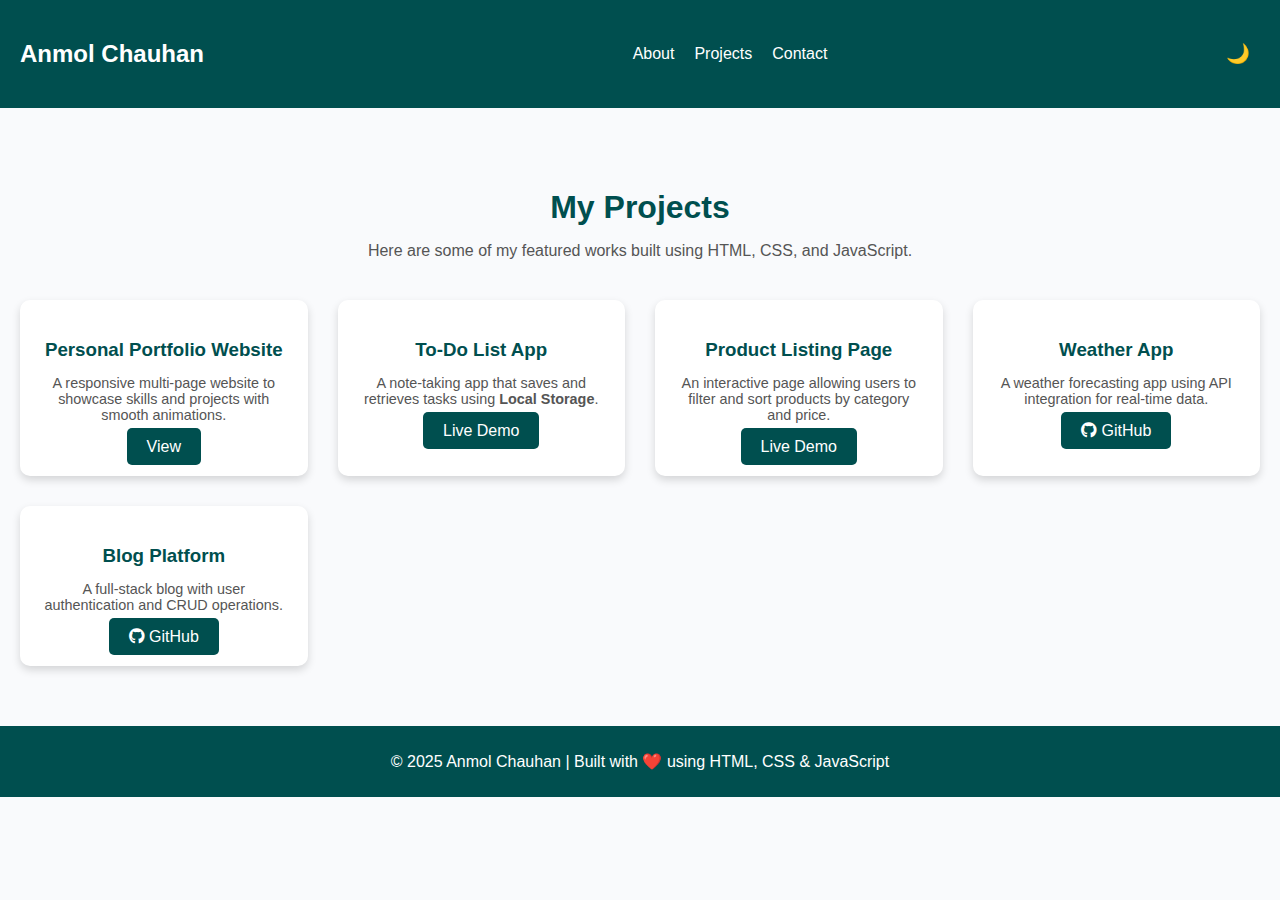
<file: task-4/portfolio/projects.html>
<!DOCTYPE html>
<html lang="en">
<head>
  <meta charset="UTF-8">
  <meta name="viewport" content="width=device-width, initial-scale=1.0">
  <title>My Projects | Anmol Chauhan</title>
  <meta name="description" content="Explore the projects of Anmol Chauhan, including portfolio website, todo app, and product listing.">
  <link rel="icon" href="favicon.ico" type="image/x-icon">
  <link rel="stylesheet" href="https://cdnjs.cloudflare.com/ajax/libs/font-awesome/6.0.0/css/all.min.css">
  <link rel="stylesheet" href="style.css">
</head>
<body>
  <header>
    <nav>
      <h2 class="logo">Anmol Chauhan</h2>
      <ul class="nav-links">
        <li><a href="index.html">About</a></li>
        <li><a href="projects.html" class="active">Projects</a></li>
        <li><a href="contact.html">Contact</a></li>
      </ul>
      <button id="dark-mode-toggle" title="Toggle Dark Mode">🌙</button>
    </nav>
  </header>

  <section class="projects">
    <h1>My Projects</h1>
    <p>Here are some of my featured works built using HTML, CSS, and JavaScript.</p>

    <div class="project-grid">
      <!-- Project 1 -->
      <div class="project-card">
        <div class="card-content">
          <h3>Personal Portfolio Website</h3>
          <p>A responsive multi-page website to showcase skills and projects with smooth animations.</p>
          <a href="index.html" class="btn">View</a>
        </div>
      </div>

      <!-- Project 2 -->
      <div class="project-card">
        <div class="card-content">
          <h3>To-Do List App</h3>
          <p>A note-taking app that saves and retrieves tasks using <b>Local Storage</b>.</p>
          <a href="../todo-app/index.html" class="btn">Live Demo</a>
        </div>
      </div>

      <!-- Project 3 -->
      <div class="project-card">
        <div class="card-content">
          <h3>Product Listing Page</h3>
          <p>An interactive page allowing users to filter and sort products by category and price.</p>
          <a href="../product-list/index.html" class="btn">Live Demo</a>
        </div>
      </div>

      <!-- Project 4 -->
      <div class="project-card">
        <div class="card-content">
          <h3>Weather App</h3>
          <p>A weather forecasting app using API integration for real-time data.</p>
          <a href="https://github.com/anmolchauhan/weather-app" class="btn" target="_blank" rel="noopener noreferrer" title="View Weather App on GitHub"><i class="fab fa-github"></i> GitHub</a>
        </div>
      </div>

      <!-- Project 5 -->
      <div class="project-card">
        <div class="card-content">
          <h3>Blog Platform</h3>
          <p>A full-stack blog with user authentication and CRUD operations.</p>
          <a href="https://github.com/anmolchauhan/blog-platform" class="btn" target="_blank" rel="noopener noreferrer" title="View Blog Platform on GitHub"><i class="fab fa-github"></i> GitHub</a>
        </div>
      </div>
    </div>
  </section>

  <!-- Modal for project details -->
  <div id="project-modal" class="modal">
    <div class="modal-content">
      <span class="close">&times;</span>
      <h2 id="modal-title"></h2>
      <p id="modal-description"></p>
      <a id="modal-link" class="btn" target="_blank">View Project</a>
    </div>
  </div>

  <footer>
    <p>© 2025 Anmol Chauhan | Built with ❤️ using HTML, CSS & JavaScript</p>
  </footer>

  <script src="script.js"></script>
</body>
</html>
</file>
<file: task-1/style.css>
body {
  background-color: #f2f6ff;
  font-family: Arial, sans-serif;
  color: #333;
  text-align: center;
}

h1 {
  color: #0057b7;
}

.profile-section {
  display: flex;
  align-items: center;
  justify-content: center;
  gap: 20px; 
  margin-top: 20px;
}

.profile-section img {
  width: 200px;
  height: 200px;
  border-radius: 50%;
  object-fit: cover;
  border: 3px solid #0078d7;
  transform: translateY(-10px); 
}

.info {
  display: flex;
  flex-direction: column;
  align-items: flex-start;
}

.linkedin {
  color: #0057b7;
  font-weight: bold;
  text-decoration: none;
  font-size: 18px;
  margin-bottom: 10px;
}

.linkedin:hover {
  text-decoration: underline;
}

button {
  padding: 8px 16px;
  background-color: #0057b7;
  color: white;
  border: none;
  border-radius: 5px;
  cursor: pointer;
}

button:hover {
  background-color: #00449b;
}
</file>
<file: task-2/style.css>
/* General Styles */
body {
    font-family: Arial, sans-serif;
    margin: 0;
    background: #f7f7f7;
    line-height: 1.6;
}

header, footer {
    background-color: #2563eb;
    color: white;
    text-align: center;
    padding: 1rem;
}

h1, h2 {
    margin: 0;
}

h2 {
    color: #2563eb;
    margin-bottom: 1rem;
}

/* Container Flexbox */
.container {
    display: flex;
    gap: 20px;
    padding: 20px;
    flex-wrap: wrap;
    justify-content: center;
    max-width: 1200px;
    margin: 0 auto;
}

/* Sections */
.contact-form, .todo-list {
    background: #fff;
    padding: 25px;
    flex: 1 1 400px;
    border-radius: 0.6rem;
    box-shadow: 0 4px 6px rgba(0,0,0,0.1);
    min-width: 300px;
}

/* Form Styles */
.form-group {
    margin-bottom: 1rem;
}

label {
    display: block;
    margin-bottom: 0.5rem;
    font-weight: bold;
    color: #333;
}

input, textarea, button {
    width: 100%;
    padding: 12px;
    margin-top: 5px;
    margin-bottom: 5px;
    border-radius: 0.3rem;
    border: 1px solid #ccc;
    box-sizing: border-box;
    font-size: 1rem;
}

input:focus, textarea:focus {
    outline: none;
    border-color: #2563eb;
    box-shadow: 0 0 0 2px rgba(37, 99, 235, 0.2);
}

button {
    background-color: #2563eb;
    color: white;
    border: none;
    cursor: pointer;
    font-weight: bold;
    transition: background-color 0.2s;
}

button:hover {
    background-color: #1e4bb8;
}

button:disabled {
    background-color: #9ca3af;
    cursor: not-allowed;
}

/* Error and Success Messages */
.error-message {
    color: #dc2626;
    font-size: 0.875rem;
    display: block;
    margin-top: 0.25rem;
}

#formMessage {
    margin-top: 1rem;
    padding: 0.75rem;
    border-radius: 0.3rem;
    text-align: center;
    font-weight: bold;
}

.success {
    background-color: #d1fae5;
    color: #065f46;
    border: 1px solid #a7f3d0;
}

.error {
    background-color: #fee2e2;
    color: #991b1b;
    border: 1px solid #fecaca;
}

/* To-Do List Styles */
.task-input-container {
    display: flex;
    gap: 10px;
    margin-bottom: 1rem;
}

.task-input-container input {
    flex: 1;
}

.task-input-container button {
    width: auto;
    flex-shrink: 0;
}

.task-filters {
    display: flex;
    gap: 5px;
    margin-bottom: 1rem;
}

.filter-btn {
    flex: 1;
    padding: 8px;
    background-color: #f3f4f6;
    color: #4b5563;
    border: 1px solid #d1d5db;
}

.filter-btn.active {
    background-color: #2563eb;
    color: white;
    border-color: #2563eb;
}

ul {
    list-style-type: none;
    padding: 0;
    margin: 0;
}

li {
    padding: 12px;
    background: #e3f2fd;
    margin-bottom: 10px;
    border-radius: 0.3rem;
    display: flex;
    justify-content: space-between;
    align-items: center;
    transition: all 0.2s;
}

li.completed {
    background-color: #d1fae5;
    text-decoration: line-through;
    opacity: 0.7;
}

.task-content {
    flex: 1;
    cursor: pointer;
}

.task-actions {
    display: flex;
    gap: 5px;
}

.task-actions button {
    width: auto;
    padding: 5px 10px;
    font-size: 0.875rem;
}

.edit-btn {
    background-color: #f59e0b;
}

.edit-btn:hover {
    background-color: #d97706;
}

.remove-btn {
    background-color: #dc2626;
}

.remove-btn:hover {
    background-color: #b91c1c;
}

.task-stats {
    display: flex;
    justify-content: space-between;
    align-items: center;
    margin-top: 1rem;
    padding-top: 1rem;
    border-top: 1px solid #e5e7eb;
}

#clearCompletedBtn {
    width: auto;
    background-color: #6b7280;
}

#clearCompletedBtn:hover {
    background-color: #4b5563;
}

/* Responsive Media Queries */
@media (max-width: 768px) {
    .container {
        flex-direction: column;
        padding: 10px;
    }
    
    .task-input-container {
        flex-direction: column;
    }
    
    .task-stats {
        flex-direction: column;
        gap: 10px;
        align-items: flex-start;
    }
}
</file>
<file: task-4/portfolio/style.css>
body {
  font-family: 'Segoe UI', sans-serif;
  margin: 0;
  background: #f9fafc;
  color: #333;
  transition: background 0.3s, color 0.3s;
}

body.dark-mode {
  background: #121212;
  color: #e0e0e0;
}

nav {
  display: flex;
  justify-content: space-between;
  align-items: center;
  padding: 20px;
  background: #004f4f;
  color: #fff;
  position: relative;
}

.nav-links {
  list-style: none;
  display: flex;
  gap: 20px;
}

.nav-links a {
  color: white;
  text-decoration: none;
  transition: color 0.3s;
}

.nav-links a:hover {
  color: #00e6e6;
}

.about {
  text-align: center;
  padding: 100px 20px;
}

.btn {
  background: #004f4f;
  color: white;
  padding: 10px 20px;
  border-radius: 5px;
  text-decoration: none;
}

footer {
  text-align: center;
  background: #004f4f;
  color: white;
  padding: 10px 0;
}

.projects {
  text-align: center;
  padding: 60px 20px;
}

.projects h1 {
  font-size: 2em;
  color: #004f4f;
  margin-bottom: 10px;
}

.projects p {
  color: #555;
  margin-bottom: 40px;
}

.project-grid {
  display: grid;
  grid-template-columns: repeat(auto-fit, minmax(280px, 1fr));
  gap: 30px;
  justify-items: center;
}

.project-card {
  background: #fff;
  border-radius: 10px;
  box-shadow: 0 4px 8px rgba(0,0,0,0.15);
  overflow: hidden;
  transition: transform 0.3s ease, box-shadow 0.3s ease;
  max-width: 320px;
}

.project-card:hover {
  transform: translateY(-5px);
  box-shadow: 0 8px 16px rgba(0,0,0,0.2);
}

.project-card img {
  width: 100%;
  height: 180px;
  object-fit: cover;
}

.card-content {
  padding: 20px;
}

.card-content h3 {
  color: #004f4f;
  margin-bottom: 10px;
}

.card-content p {
  font-size: 0.9em;
  color: #555;
  margin-bottom: 15px;
}

.contact-section {
  text-align: center;
  padding: 60px 20px;
}

.contact-section h1 {
  font-size: 2em;
  color: #004f4f;
  margin-bottom: 10px;
}

.contact-section p {
  color: #555;
  margin-bottom: 30px;
}

form {
  max-width: 500px;
  margin: 0 auto;
  background: #fff;
  padding: 30px;
  border-radius: 10px;
  box-shadow: 0 4px 10px rgba(0,0,0,0.1);
}

.form-group {
  text-align: left;
  margin-bottom: 20px;
}

label {
  font-weight: bold;
  color: #004f4f;
  display: block;
  margin-bottom: 5px;
}

input, textarea {
  width: 100%;
  padding: 10px;
  border: 1px solid #ccc;
  border-radius: 6px;
  font-family: inherit;
}

button.btn {
  background: #004f4f;
  color: white;
  border: none;
  padding: 10px 25px;
  border-radius: 5px;
  cursor: pointer;
}

button.btn:hover {
  background: #008888;
}

#status {
  margin-top: 15px;
  font-weight: bold;
}

/* Dark mode toggle */
#dark-mode-toggle {
  background: transparent;
  color: white;
  border: none;
  padding: 10px;
  border-radius: 50%;
  cursor: pointer;
  font-size: 1.2em;
  transition: background 0.3s;
}

#dark-mode-toggle:hover {
  background: rgba(255, 255, 255, 0.1);
}

/* Animations */
.fade-in {
  animation: fadeIn 1s ease-in;
}

@keyframes fadeIn {
  from { opacity: 0; transform: translateY(20px); }
  to { opacity: 1; transform: translateY(0); }
}

.slide-in {
  animation: slideIn 0.5s ease-out;
}

@keyframes slideIn {
  from { transform: translateX(-100%); }
  to { transform: translateX(0); }
}

/* Responsive */
@media (max-width: 768px) {
  nav {
    flex-direction: column;
    align-items: center;
  }

  .nav-links {
    margin-top: 10px;
  }

  .project-grid {
    grid-template-columns: 1fr;
  }

  .about {
    padding: 50px 20px;
  }
}

/* Accessibility */
.nav-links a:focus,
.btn:focus,
input:focus,
textarea:focus {
  outline: 2px solid #00e6e6;
  outline-offset: 2px;
}

/* Skills section */
.skills {
  text-align: center;
  padding: 60px 20px;
  background: #f0f0f0;
}

.skills-grid {
  display: grid;
  grid-template-columns: repeat(auto-fit, minmax(150px, 1fr));
  gap: 20px;
  max-width: 800px;
  margin: 0 auto;
}

.skill {
  background: white;
  padding: 20px;
  border-radius: 10px;
  box-shadow: 0 2px 5px rgba(0,0,0,0.1);
  transition: transform 0.3s;
}

.skill:hover {
  transform: scale(1.05);
}

.skill i {
  font-size: 2em;
  color: #004f4f;
  margin-bottom: 10px;
}

/* Testimonials */
.testimonials {
  padding: 60px 20px;
  background: #004f4f;
  color: white;
}

.testimonial {
  max-width: 600px;
  margin: 0 auto;
  font-style: italic;
}

.testimonial cite {
  display: block;
  margin-top: 10px;
  font-weight: bold;
}

/* Social links */
.social-links {
  text-align: center;
  padding: 40px 20px;
}

.social-links a {
  margin: 0 10px;
  color: #004f4f;
  font-size: 2em;
  transition: color 0.3s;
}

.social-links a:hover {
  color: #00e6e6;
}

/* Contact info */
.contact-info {
  display: flex;
  justify-content: center;
  gap: 30px;
  margin-bottom: 40px;
}

.info-item {
  text-align: center;
}

.info-item i {
  font-size: 2em;
  color: #004f4f;
  margin-bottom: 10px;
}

/* Map section */
.map-section {
  padding: 60px 20px;
  text-align: center;
  background: #f9f9f9;
}

body.dark-mode .map-section {
  background: #2e2e2e;
}

.map-section h2 {
  margin-bottom: 20px;
  color: #333;
}

body.dark-mode .map-section h2 {
  color: #e0e0e0;
}

.map-iframe {
  max-width: 100%;
  height: 300px;
  border-radius: 10px;
  box-shadow: 0 4px 8px rgba(0,0,0,0.1);
}

/* Modal */
.modal {
  display: none;
  position: fixed;
  z-index: 1000;
  left: 0;
  top: 0;
  width: 100%;
  height: 100%;
  background-color: rgba(0,0,0,0.5);
}

.modal-content {
  background-color: #fefefe;
  margin: 15% auto;
  padding: 20px;
  border: 1px solid #888;
  width: 80%;
  max-width: 500px;
  border-radius: 10px;
}

.close {
  color: #aaa;
  float: right;
  font-size: 28px;
  font-weight: bold;
  cursor: pointer;
}

.close:hover {
  color: black;
}
</file>
<file: task-4/todo-app/style.css>
body {
  background: #f0f8f8;
  font-family: 'Poppins', sans-serif;
  transition: background 0.3s;
}

body.dark-mode {
  background: #121212;
  color: #e0e0e0;
}

.container {
  width: 90%;
  max-width: 600px;
  margin: 50px auto;
  background: white;
  border-radius: 10px;
  box-shadow: 0 0 10px rgba(0,0,0,0.2);
  padding: 20px;
  transition: background 0.3s;
}

body.dark-mode .container {
  background: #1e1e1e;
}

.input-section {
  display: flex;
  flex-wrap: wrap;
  gap: 10px;
  margin-bottom: 20px;
}

.input-section input,
.input-section select {
  flex: 1;
  min-width: 120px;
  padding: 8px;
  border: 1px solid #ccc;
  border-radius: 5px;
}

.filters {
  display: flex;
  flex-wrap: wrap;
  gap: 10px;
  margin-bottom: 20px;
}

.filters input,
.filters select {
  padding: 8px;
  border: 1px solid #ccc;
  border-radius: 5px;
}

button {
  padding: 8px 12px;
  background: #007777;
  color: white;
  border: none;
  border-radius: 5px;
  cursor: pointer;
  transition: background 0.3s;
}

button:hover {
  background: #005555;
}

.progress-bar {
  width: 100%;
  height: 10px;
  background: #e0e0e0;
  border-radius: 5px;
  margin-bottom: 20px;
  overflow: hidden;
}

#progress-fill {
  height: 100%;
  background: #007777;
  width: 0%;
  transition: width 0.3s;
}

ul {
  list-style: none;
  margin-top: 15px;
  padding: 0;
}

li {
  background: #e0f7f7;
  margin: 5px 0;
  padding: 15px;
  display: flex;
  justify-content: space-between;
  align-items: center;
  border-radius: 5px;
  transition: all 0.3s;
  animation: slideIn 0.3s ease-out;
}

li.completed {
  background: #d4edda;
  text-decoration: line-through;
}

li.overdue {
  background: #f8d7da;
  border-left: 5px solid #dc3545;
}

.task-info {
  flex: 1;
}

.task-category {
  font-size: 0.8em;
  color: #666;
  margin-top: 5px;
}

.task-due {
  font-size: 0.8em;
  color: #007777;
}

.task-actions {
  display: flex;
  gap: 5px;
}

.task-actions button {
  padding: 5px 8px;
  font-size: 0.8em;
}

.edit-btn {
  background: #ffc107;
  color: black;
}

.complete-btn {
  background: #28a745;
}

.delete-btn {
  background: #dc3545;
}

@keyframes slideIn {
  from { transform: translateX(-100%); opacity: 0; }
  to { transform: translateX(0); opacity: 1; }
}

.sr-only {
  position: absolute;
  width: 1px;
  height: 1px;
  padding: 0;
  margin: -1px;
  overflow: hidden;
  clip: rect(0, 0, 0, 0);
  white-space: nowrap;
  border: 0;
}

.hidden {
  display: none;
}

/* Responsive */
@media (max-width: 768px) {
  .container {
    width: 95%;
    margin: 20px auto;
  }

  .input-section,
  .filters {
    flex-direction: column;
  }

  li {
    flex-direction: column;
    align-items: flex-start;
  }

  .task-actions {
    align-self: flex-end;
    margin-top: 10px;
  }
}
</file>
<file: task-3/style.css>
/* Modern CSS Reset and Base Styles */
    * {
      margin: 0;
      padding: 0;
      box-sizing: border-box;
    }

    :root {
      --primary: #4361ee;
      --primary-dark: #3a56d4;
      --secondary: #7209b7;
      --accent: #f72585;
      --light: #f8f9fa;
      --dark: #212529;
      --success: #4cc9f0;
      --warning: #f8961e;
      --danger: #f94144;
      --gray: #6c757d;
      --border-radius: 12px;
      --box-shadow: 0 4px 6px rgba(0, 0, 0, 0.1);
      --transition: all 0.3s ease;
    }

    body {
      font-family: 'Segoe UI', Tahoma, Geneva, Verdana, sans-serif;
      line-height: 1.6;
      color: var(--dark);
      background: linear-gradient(135deg, #f5f7fa 0%, #c3cfe2 100%);
      min-height: 100vh;
      padding: 20px;
    }

    header {
      background: linear-gradient(to right, var(--primary), var(--secondary));
      color: white;
      padding: 30px 20px;
      border-radius: var(--border-radius);
      text-align: center;
      margin-bottom: 30px;
      box-shadow: var(--box-shadow);
    }

    h1 {
      font-size: 2.5rem;
      margin-bottom: 10px;
    }

    h2 {
      color: var(--primary);
      margin-bottom: 15px;
      font-size: 1.8rem;
    }

    h3 {
      color: var(--secondary);
      margin-bottom: 15px;
    }

    .container {
      max-width: 1200px;
      margin: 0 auto;
    }

    .box {
      background: white;
      margin: 25px auto;
      padding: 30px;
      border-radius: var(--border-radius);
      box-shadow: var(--box-shadow);
      transition: var(--transition);
    }

    .box:hover {
      transform: translateY(-5px);
      box-shadow: 0 10px 20px rgba(0, 0, 0, 0.15);
    }

    /* Responsive Design */
    @media (min-width: 768px) {
      .boxes-container {
        display: grid;
        grid-template-columns: 1fr 1fr;
        gap: 25px;
      }
    }

    @media (max-width: 768px) {
      body {
        background: #e9ecef;
        padding: 15px;
      }
      
      header {
        padding: 20px 15px;
      }
      
      h1 {
        font-size: 2rem;
      }
      
      h2 {
        font-size: 1.5rem;
      }
    }

    @media (max-width: 480px) {
      body {
        background: #d8f3dc;
        padding: 10px;
      }
      
      header h1 {
        font-size: 1.7rem;
      }
      
      .box {
        padding: 20px;
        margin: 15px auto;
      }
    }

    /* Quiz Styling */
    #quiz-box {
      text-align: left;
    }

    #answers {
      display: flex;
      flex-direction: column;
      gap: 10px;
      margin: 20px 0;
    }

    .answer-btn {
      padding: 12px 15px;
      background: var(--light);
      border: 2px solid #e9ecef;
      border-radius: var(--border-radius);
      cursor: pointer;
      transition: var(--transition);
      text-align: left;
      font-size: 1rem;
    }

    .answer-btn:hover {
      background: #e9ecef;
      border-color: var(--primary);
    }

    .answer-btn.selected {
      background: var(--primary);
      color: white;
      border-color: var(--primary);
    }

    .answer-btn.correct {
      background: var(--success);
      color: white;
      border-color: var(--success);
    }

    .answer-btn.incorrect {
      background: var(--danger);
      color: white;
      border-color: var(--danger);
    }

    #quiz-controls {
      display: flex;
      justify-content: space-between;
      align-items: center;
      margin-top: 20px;
    }

    #progress {
      font-weight: bold;
      color: var(--gray);
    }

    .btn {
      padding: 12px 25px;
      background: var(--primary);
      color: white;
      border: none;
      border-radius: var(--border-radius);
      cursor: pointer;
      font-size: 1rem;
      font-weight: 600;
      transition: var(--transition);
      display: inline-flex;
      align-items: center;
      justify-content: center;
    }

    .btn:hover {
      background: var(--primary-dark);
      transform: translateY(-2px);
    }

    .btn:disabled {
      background: var(--gray);
      cursor: not-allowed;
      transform: none;
    }

    #result {
      margin-top: 20px;
      padding: 15px;
      border-radius: var(--border-radius);
      font-weight: bold;
      text-align: center;
    }

    .success {
      background: rgba(76, 201, 240, 0.2);
      color: var(--success);
    }

    /* API Section Styling */
    #api-section {
      text-align: center;
    }

    #joke {
      margin-top: 20px;
      padding: 20px;
      background: var(--light);
      border-radius: var(--border-radius);
      font-style: italic;
      min-height: 80px;
      display: flex;
      align-items: center;
      justify-content: center;
    }

    .loading {
      color: var(--gray);
    }

    .pulse {
      animation: pulse 1.5s infinite;
    }

    @keyframes pulse {
      0% { opacity: 1; }
      50% { opacity: 0.5; }
      100% { opacity: 1; }
    }
</file>
<file: task-5/portfolio-main/style.min.css>
:root{--primary-color:#4ea8de;--secondary-color:#a0c4ff;--accent-color:#22223b;--text-primary:#22223b;--text-secondary:#6b7280;--bg-primary:#f9f9fb;--bg-secondary:#fff;--bg-tertiary:#f3f4f6;--border-color:#e5e7eb;--shadow-light:rgba(34,34,59,.07);--shadow-medium:rgba(34,34,59,.13);--shadow-heavy:rgba(34,34,59,.2);--gradient-primary:linear-gradient(135deg,#4ea8de 0%,#a0c4ff);--gradient-secondary:linear-gradient(135deg,#667eea 0%,#764ba2);--transition-fast:.2s ease;--transition-medium:.3s ease;--transition-slow:.5s ease;--border-radius:12px;--border-radius-lg:20px}[data-theme=dark]{--primary-color:#60a5fa;--secondary-color:#93c5fd;--accent-color:#1f2937;--text-primary:#f9fafb;--text-secondary:#d1d5db;--bg-primary:#111827;--bg-secondary:#1f2937;--bg-tertiary:#374151;--border-color:#374151;--shadow-light:rgba(0,0,0,.3);--shadow-medium:rgba(0,0,0,.4);--shadow-heavy:rgba(0,0,0,.5)}*,*::before,*::after{box-sizing:border-box;margin:0;padding:0}html{scroll-behavior:smooth;font-size:16px}body{font-family:'Segoe UI',-apple-system,BlinkMacSystemFont,sans-serif;background:var(--bg-primary);color:var(--text-primary);line-height:1.6;min-height:100vh;transition:background-color var(--transition-medium),color var(--transition-medium)}.container{max-width:1200px;margin:0 auto;padding:0 2rem}header{background:var(--accent-color);color:var(--bg-secondary);padding:1rem 0;box-shadow:0 2px 8px var(--shadow-light);position:sticky;top:0;z-index:1000;transition:background-color var(--transition-medium)}nav{display:flex;align-items:center;justify-content:space-between;padding:0 2rem;max-width:1200px;margin:0 auto;flex-wrap:wrap}.nav-left h1{font-size:1.8rem;color:var(--bg-secondary);margin-right:auto;font-weight:700}.nav-center{list-style:none;display:flex;gap:2rem;justify-content:center;flex:1}.nav-center li a{color:var(--bg-secondary);text-decoration:none;font-weight:500;transition:color var(--transition-fast);position:relative}.nav-center li a::after{content:'';position:absolute;bottom:-5px;left:0;width:0;height:2px;background:var(--primary-color);transition:width var(--transition-fast)}.nav-center li a:hover::after,.nav-center li a:focus::after{width:100%}.nav-center li a:hover,.nav-center li a:focus{color:var(--primary-color)}.nav-right{display:flex;align-items:center;gap:1rem}#themeToggle{background:transparent;border:2px solid var(--bg-secondary);color:var(--bg-secondary);padding:.5rem;border-radius:50%;cursor:pointer;transition:all var(--transition-fast);width:40px;height:40px;display:flex;align-items:center;justify-content:center}#themeToggle:hover{background:var(--primary-color);border-color:var(--primary-color);transform:scale(1.1)}.nav-social{display:flex;gap:1rem}.nav-social a{color:var(--bg-secondary);font-size:1.5rem;transition:all var(--transition-fast)}.nav-social a:hover{color:var(--primary-color);transform:translateY(-2px)}#hero{background:var(--gradient-primary);color:var(--bg-secondary);padding:6rem 1rem 4rem;position:relative;overflow:hidden;min-height:100vh;display:flex;align-items:center}.hero-content{max-width:1200px;margin:0 auto;display:grid;grid-template-columns:1fr 1fr;gap:4rem;align-items:center}.typing-text{font-size:3.5rem;font-weight:700;margin-bottom:1rem;line-height:1.2}.hero-subtitle{font-size:1.5rem;margin-bottom:.5rem;opacity:.9}.hero-description{font-size:1.1rem;margin-bottom:2rem;opacity:.8}.hero-buttons{display:flex;gap:1rem;flex-wrap:wrap}.btn{display:inline-flex;align-items:center;gap:.5rem;padding:.875rem 2rem;border:none;border-radius:var(--border-radius-lg);font-size:1rem;font-weight:600;text-decoration:none;transition:all var(--transition-fast);cursor:pointer;position:relative;overflow:hidden}.btn-primary{background:var(--accent-color);color:var(--bg-secondary)}.btn-primary:hover{background:var(--primary-color);transform:translateY(-2px);box-shadow:0 8px 25px var(--shadow-medium)}.btn-secondary{background:transparent;color:var(--bg-secondary);border:2px solid var(--bg-secondary)}.btn-secondary:hover{background:var(--bg-secondary);color:var(--accent-color);transform:translateY(-2px)}.hero-visual{position:relative;height:400px}.floating-elements{position:relative;width:100%;height:100%}.floating-icon{position:absolute;font-size:3rem;color:var(--bg-secondary);opacity:.8;animation:float 6s ease-in-out infinite;animation-delay:var(--delay)}.floating-icon:nth-child(1){top:20%;left:20%}.floating-icon:nth-child(2){top:60%;left:70%}.floating-icon:nth-child(3){top:40%;left:50%}.floating-icon:nth-child(4){top:80%;left:30%}@keyframes float{0%,100%{transform:translateY(0) rotate(0)}50%{transform:translateY(-20px) rotate(5deg)}}section{padding:5rem 0}.section-title{font-size:2.5rem;font-weight:700;text-align:center;margin-bottom:3rem;position:relative}.section-title::after{content:'';position:absolute;bottom:-10px;left:50%;transform:translateX(-50%);width:60px;height:4px;background:var(--gradient-primary);border-radius:2px}#about{background:var(--bg-secondary)}.about-content{display:grid;grid-template-columns:2fr 1fr;gap:4rem;align-items:center}.about-text p{font-size:1.1rem;margin-bottom:1.5rem;color:var(--text-secondary)}.about-stats{display:grid;grid-template-columns:repeat(3,1fr);gap:2rem;margin-top:2rem}.stat{text-align:center;padding:1.5rem;background:var(--bg-tertiary);border-radius:var(--border-radius);transition:transform var(--transition-fast)}.stat:hover{transform:translateY(-5px)}.stat-number{display:block;font-size:2.5rem;font-weight:700;color:var(--primary-color)}.stat-label{font-size:.9rem;color:var(--text-secondary)}.about-image{display:flex;justify-content:center}.profile-card{background:var(--gradient-secondary);color:var(--bg-secondary);padding:2rem;border-radius:var(--border-radius);text-align:center;box-shadow:0 10px 30px var(--shadow-medium)}.profile-avatar{width:80px;height:80px;background:rgba(255,255,255,.2);border-radius:50%;display:flex;align-items:center;justify-content:center;margin:0 auto 1rem;font-size:2rem}#skills{background:var(--bg-tertiary)}.skills-grid{display:grid;grid-template-columns:repeat(auto-fit,minmax(400px,1fr));gap:3rem}.skill-category h3{font-size:1.5rem;margin-bottom:1.5rem;display:flex;align-items:center;gap:.5rem;color:var(--primary-color)}.skill-items{display:flex;flex-direction:column;gap:1rem}.skill-item{background:var(--bg-secondary);padding:1rem;border-radius:var(--border-radius);display:flex;align-items:center;gap:1rem;transition:transform var(--transition-fast)}.skill-item:hover{transform:translateX(5px)}.skill-item i{font-size:1.5rem;color:var(--primary-color);width:30px}.skill-item span{flex:1;font-weight:500}.skill-level{width:100px;height:8px;background:var(--border-color);border-radius:4px;overflow:hidden;position:relative}.skill-level::after{content:'';position:absolute;top:0;left:0;height:100%;background:var(--gradient-primary);width:var(--level);transition:width 1s ease}.skill-level[data-level="95"]::after{width:95%}.skill-level[data-level="90"]::after{width:90%}.skill-level[data-level="85"]::after{width:85%}.skill-level[data-level="80"]::after{width:80%}.skill-level[data-level="75"]::after{width:75%}#projects{background:var(--bg-secondary)}.project-filters{display:flex;justify-content:center;gap:1rem;margin-bottom:3rem;flex-wrap:wrap}.filter-btn{padding:.75rem 1.5rem;border:2px solid var(--border-color);background:transparent;color:var(--text-primary);border-radius:var(--border-radius-lg);cursor:pointer;transition:all var(--transition-fast);font-weight:500}.filter-btn.active,.filter-btn:hover{background:var(--primary-color);color:var(--bg-secondary);border-color:var(--primary-color)}.project-list{display:grid;grid-template-columns:repeat(auto-fit,minmax(350px,1fr));gap:2rem}.project-card{background:var(--bg-secondary);border-radius:var(--border-radius);overflow:hidden;box-shadow:0 4px 20px var(--shadow-light);transition:all var(--transition-medium);border:1px solid var(--border-color)}.project-card:hover{transform:translateY(-10px);box-shadow:0 20px 40px var(--shadow-medium)}.project-image{position:relative;height:200px;background:var(--gradient-primary);display:flex;align-items:center;justify-content:center;overflow:hidden}.project-placeholder{font-size:4rem;color:var(--bg-secondary);opacity:.8}.project-overlay{position:absolute;top:0;left:0;right:0;bottom:0;background:rgba(0,0,0,.8);display:flex;align-items:center;justify-content:center;opacity:0;transition:opacity var(--transition-fast)}.project-card:hover .project-overlay{opacity:1}.project-links{display:flex;gap:1rem}.project-links a{width:50px;height:50px;background:var(--primary-color);color:var(--bg-secondary);border-radius:50%;display:flex;align-items:center;justify-content:center;text-decoration:none;transition:all var(--transition-fast)}.project-links a:hover{background:var(--bg-secondary);color:var(--primary-color);transform:scale(1.1)}.project-content{padding:1.5rem}.project-content h3{font-size:1.3rem;margin-bottom:.5rem;color:var(--text-primary)}.project-content p{color:var(--text-secondary);margin-bottom:1rem}.project-tech{display:flex;flex-wrap:wrap;gap:.5rem}.tech-tag{background:var(--bg-tertiary);color:var(--text-primary);padding:.25rem .75rem;border-radius:20px;font-size:.8rem;font-weight:500}#testimonials{background:var(--bg-tertiary)}.testimonials-grid{display:grid;grid-template-columns:repeat(auto-fit,minmax(300px,1fr));gap:2rem}.testimonial-card{background:var(--bg-secondary);padding:2rem;border-radius:var(--border-radius);box-shadow:0 4px 20px var(--shadow-light);transition:transform var(--transition-fast)}.testimonial-card:hover{transform:translateY(-5px)}.testimonial-content{margin-bottom:1.5rem}.testimonial-content p{font-style:italic;color:var(--text-secondary);line-height:1.6}.testimonial-author{display:flex;align-items:center;gap:1rem}.author-avatar{width:50px;height:50px;background:var(--gradient-primary);border-radius:50%;display:flex;align-items:center;justify-content:center;color:var(--bg-secondary)}.author-info h4{color:var(--text-primary);margin-bottom:.25rem}.author-info p{color:var(--text-secondary);font-size:.9rem}#contact{background:var(--bg-secondary)}.contact-content{display:grid;grid-template-columns:1fr 1fr;gap:4rem;align-items:start}.contact-info h3{font-size:1.8rem;margin-bottom:1rem;color:var(--text-primary)}.contact-info p{color:var(--text-secondary);margin-bottom:2rem;font-size:1.1rem}.contact-methods{display:flex;flex-direction:column;gap:1.5rem}.contact-method{display:flex;align-items:center;gap:1rem;padding:1rem;background:var(--bg-tertiary);border-radius:var(--border-radius);transition:transform var(--transition-fast)}.contact-method:hover{transform:translateX(5px)}.contact-method i{font-size:1.5rem;color:var(--primary-color);width:30px}.contact-method h4{color:var(--text-primary);margin-bottom:.25rem}.contact-method p{color:var(--text-secondary);margin:0}.contact-form{background:var(--bg-tertiary);padding:2rem;border-radius:var(--border-radius)}.form-group{margin-bottom:1.5rem}.form-group label{display:block;margin-bottom:.5rem;font-weight:500;color:var(--text-primary)}.form-group input,.form-group textarea{width:100%;padding:.875rem;border:2px solid var(--border-color);border-radius:var(--border-radius);background:var(--bg-secondary);color:var(--text-primary);font-size:1rem;transition:border-color var(--transition-fast)}.form-group input:focus,.form-group textarea:focus{outline:none;border-color:var(--primary-color)}.form-group textarea{resize:vertical;min-height:120px}.submit-btn{background:var(--gradient-primary);color:var(--bg-secondary);padding:1rem 2rem;border:none;border-radius:var(--border-radius-lg);font-size:1rem;font-weight:600;cursor:pointer;transition:all var(--transition-fast);display:flex;align-items:center;gap:.5rem;width:100%;justify-content:center}.submit-btn:hover{transform:translateY(-2px);box-shadow:0 8px 25px var(--shadow-medium)}#scrollTopBtn{position:fixed;bottom:2rem;right:2rem;width:50px;height:50px;background:var(--gradient-primary);color:var(--bg-secondary);border:none;border-radius:50%;cursor:pointer;display:none;align-items:center;justify-content:center;font-size:1.2rem;box-shadow:0 4px 20px var(--shadow-medium);transition:all var(--transition-fast);z-index:1000}#scrollTopBtn:hover{transform:translateY(-3px);box-shadow:0 8px 30px var(--shadow-heavy)}footer{background:var(--accent-color);color:var(--bg-secondary);padding:3rem 0 1rem}.footer-content{display:grid;grid-template-columns:repeat(auto-fit,minmax(250px,1fr));gap:2rem;margin-bottom:2rem}.footer-section h3,.footer-section h4{margin-bottom:1rem;color:var(--bg-secondary)}.footer-section p{color:var(--text-secondary);line-height:1.6}.footer-section ul{list-style:none}.footer-section ul li{margin-bottom:.5rem}.footer-section ul li a{color:var(--text-secondary);text-decoration:none;transition:color var(--transition-fast)}.footer-section ul li a:hover{color:var(--primary-color)}.footer-social{display:flex;gap:1rem}.footer-social a{color:var(--bg-secondary);font-size:1.5rem;transition:color var(--transition-fast)}.footer-social a:hover{color:var(--primary-color)}.footer-bottom{border-top:1px solid var(--border-color);padding-top:1rem;text-align:center;color:var(--text-secondary)}@media (max-width:1024px){.hero-content,.about-content,.contact-content{grid-template-columns:1fr;text-align:center}}@media (max-width:768px){.container{padding:0 1rem}nav{padding:0 1rem;flex-direction:column;gap:1rem}.nav-center{order:3;width:100%;justify-content:center}.nav-right{order:2}.typing-text{font-size:2.5rem}.hero-buttons{justify-content:center}.about-stats,.skills-grid,.project-list,.testimonials-grid{grid-template-columns:1fr}.section-title{font-size:2rem}#scrollTopBtn{bottom:1rem;right:1rem;width:45px;height:45px}}@media (max-width:480px){.typing-text{font-size:2rem}.hero-subtitle{font-size:1.2rem}.btn{padding:.75rem 1.5rem;font-size:.9rem}.project-filters{flex-direction:column;align-items:center}.filter-btn{width:100%;max-width:200px}}@keyframes fadeInUp{from{opacity:0;transform:translateY(30px)}to{opacity:1;transform:translateY(0)}}.fade-in-up{animation:fadeInUp .6s ease forwards}[data-theme=dark] header,[data-theme=dark] nav{background:#181c24!important}[data-theme=dark] .nav-left h1,[data-theme=dark] .nav-center li a,[data-theme=dark] .nav-social a,[data-theme=dark] #themeToggle,[data-theme=dark] .nav-center li a i,[data-theme=dark] .nav-social a i,[data-theme=dark] #themeToggle i{color:#fff!important}[data-theme=dark] .nav-center li a:hover,[data-theme=dark] .nav-center li a:focus,[data-theme=dark] .nav-social a:hover{color:#4ea8de!important}[data-theme=dark] .btn-primary{background:var(--primary-color)!important;color:var(--accent-color)!important}[data-theme=dark] .btn-primary:hover{background:var(--secondary-color)!important;color:var(--accent-color)!important}
</file>
